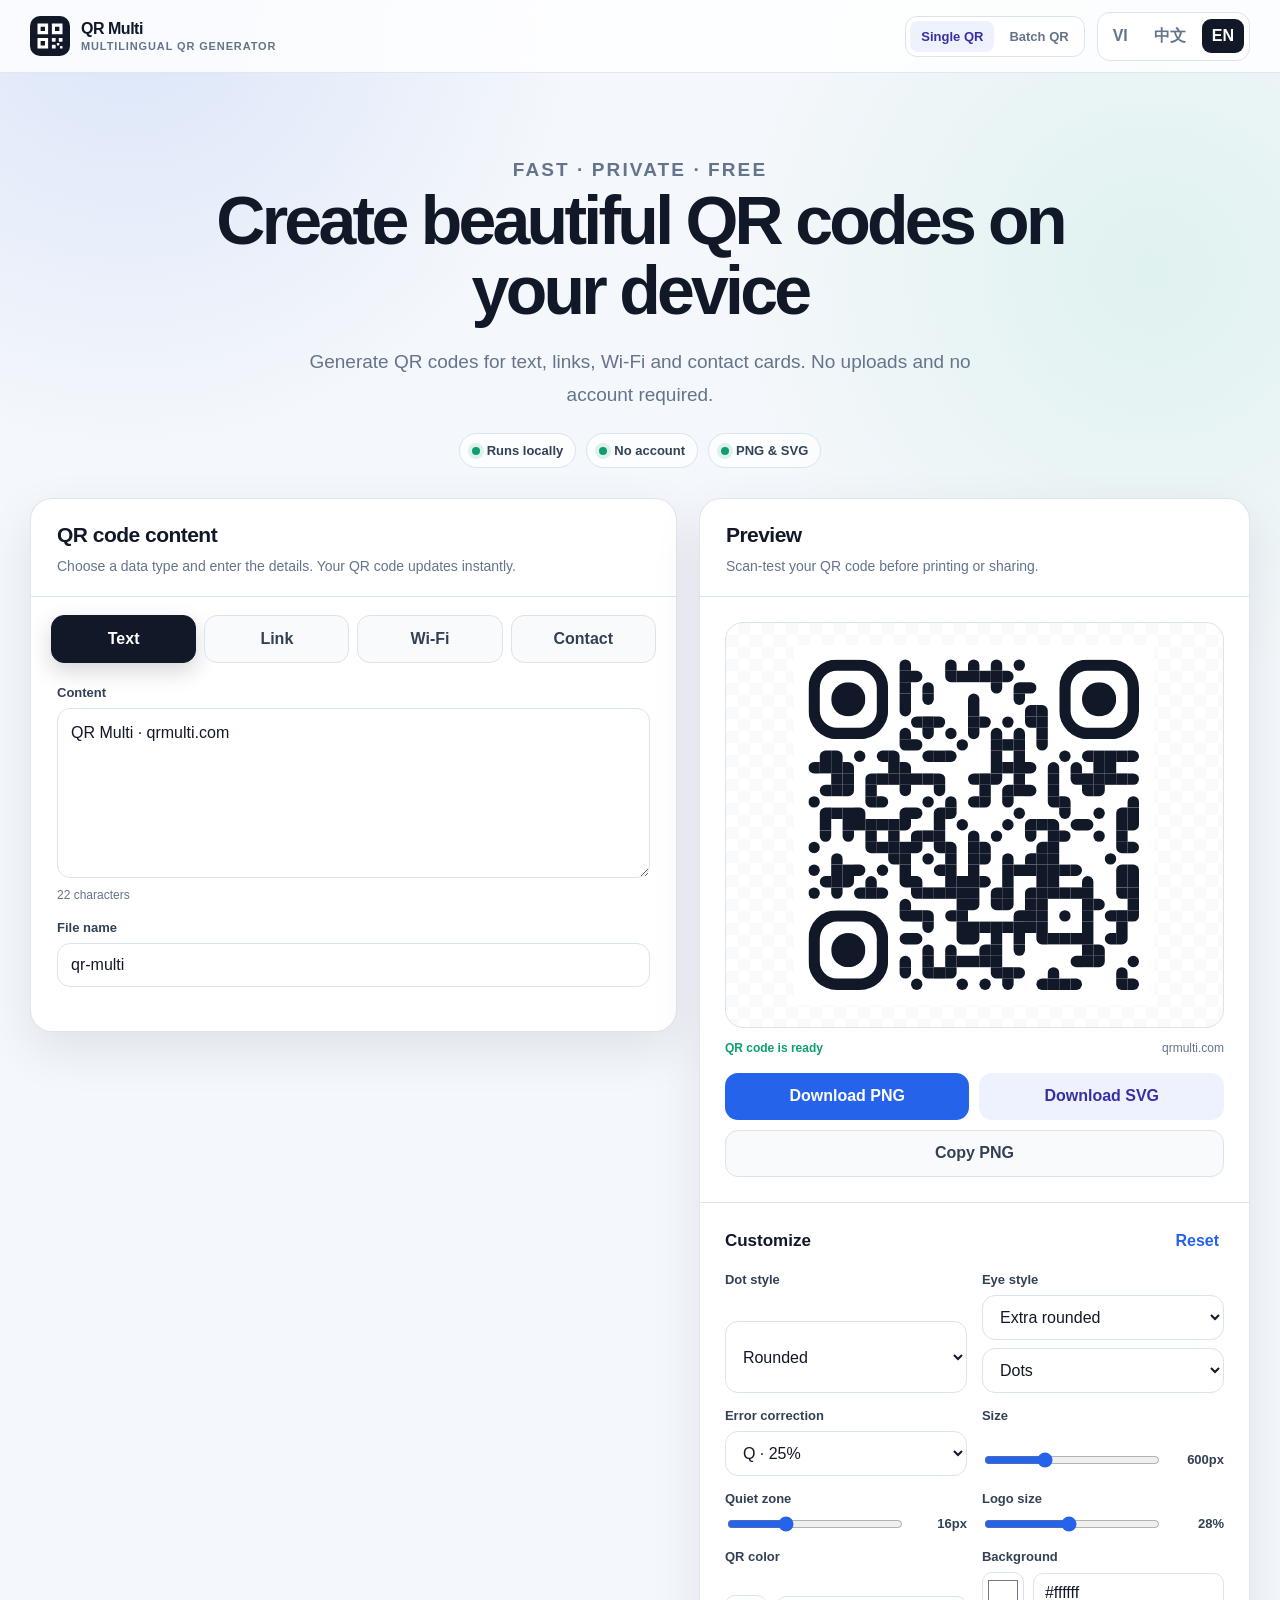
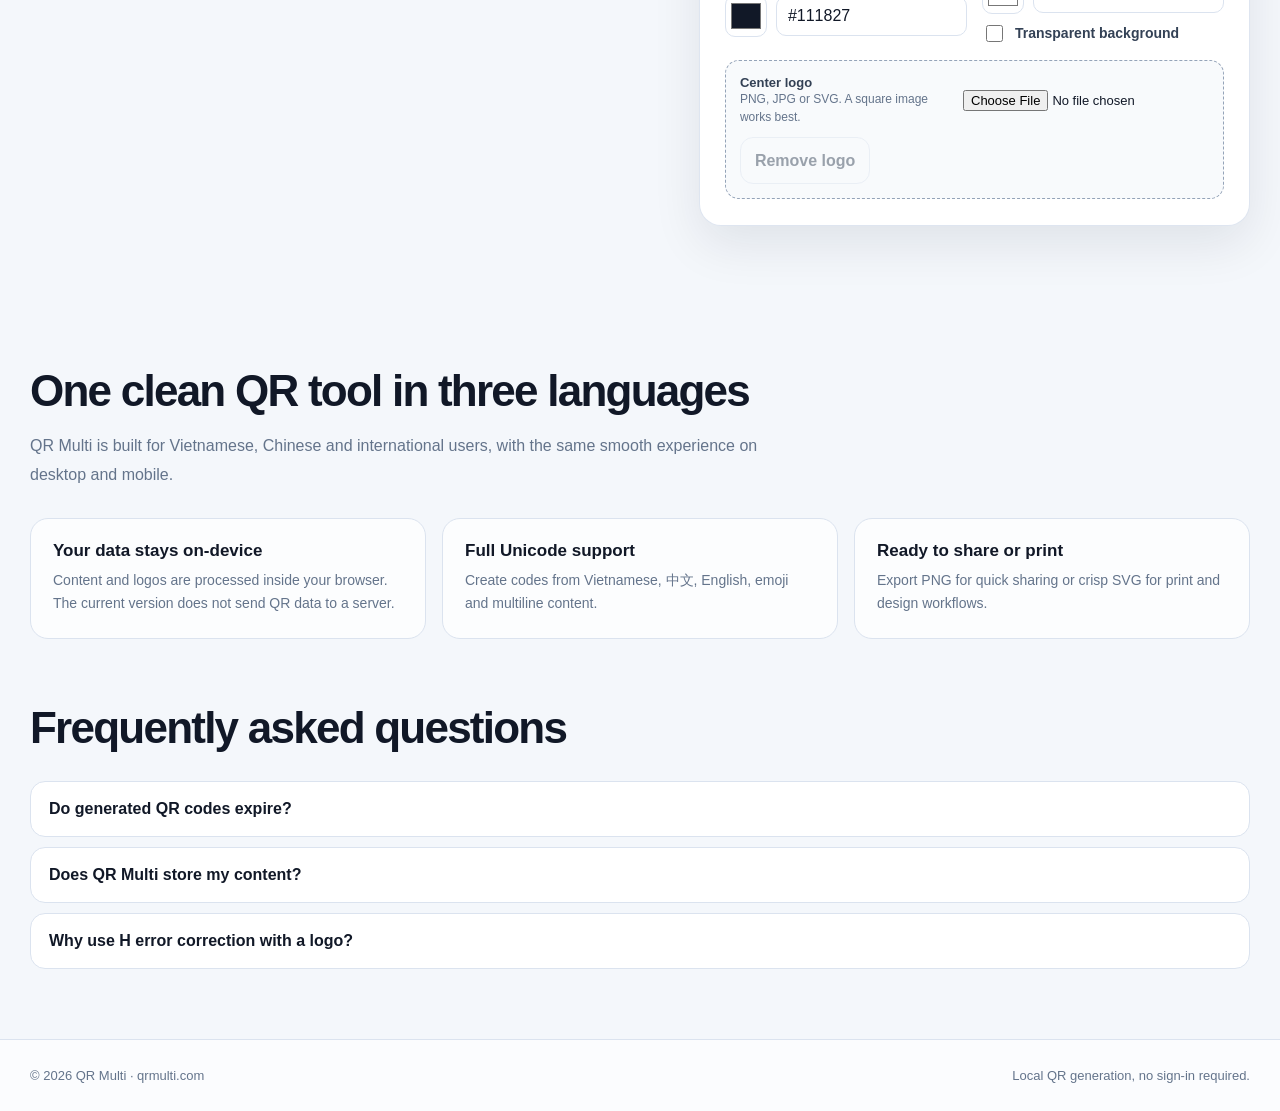
<file: index.html>
<!doctype html><html lang="en"><head><meta charset="utf-8"><meta name="viewport" content="width=device-width,initial-scale=1"><meta name="robots" content="noindex"><title>QR Multi</title><link rel="icon" href="assets/icons/favicon.svg"><script>(()=>{let saved='';try{saved=window.localStorage.getItem('qrMultiLang')||''}catch(_){};const lang=saved||(navigator.language||'en').toLowerCase();const path=lang.startsWith('zh')?'/zh-cn/':lang.startsWith('vi')?'/vi/':'/en/';location.replace(path);})();</script><noscript><meta http-equiv="refresh" content="0;url=/en/"></noscript></head><body></body></html>
</file>
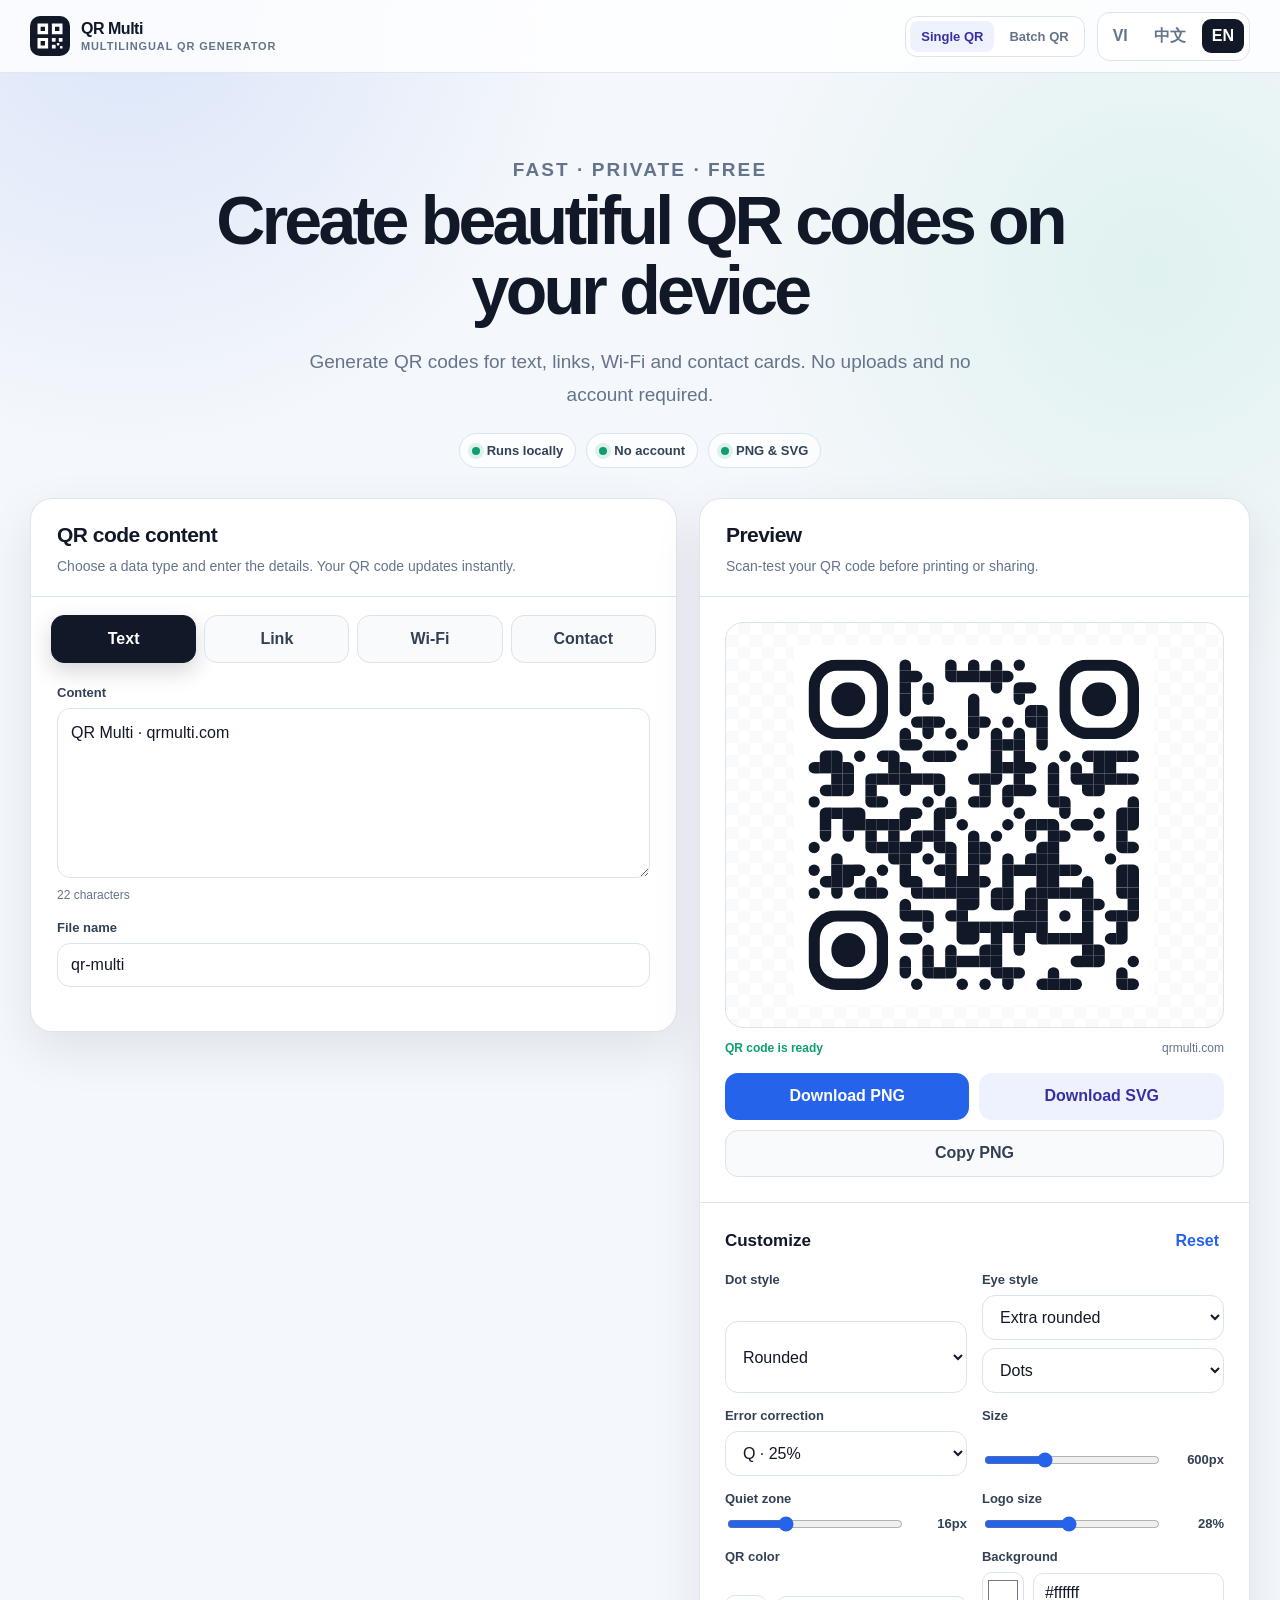
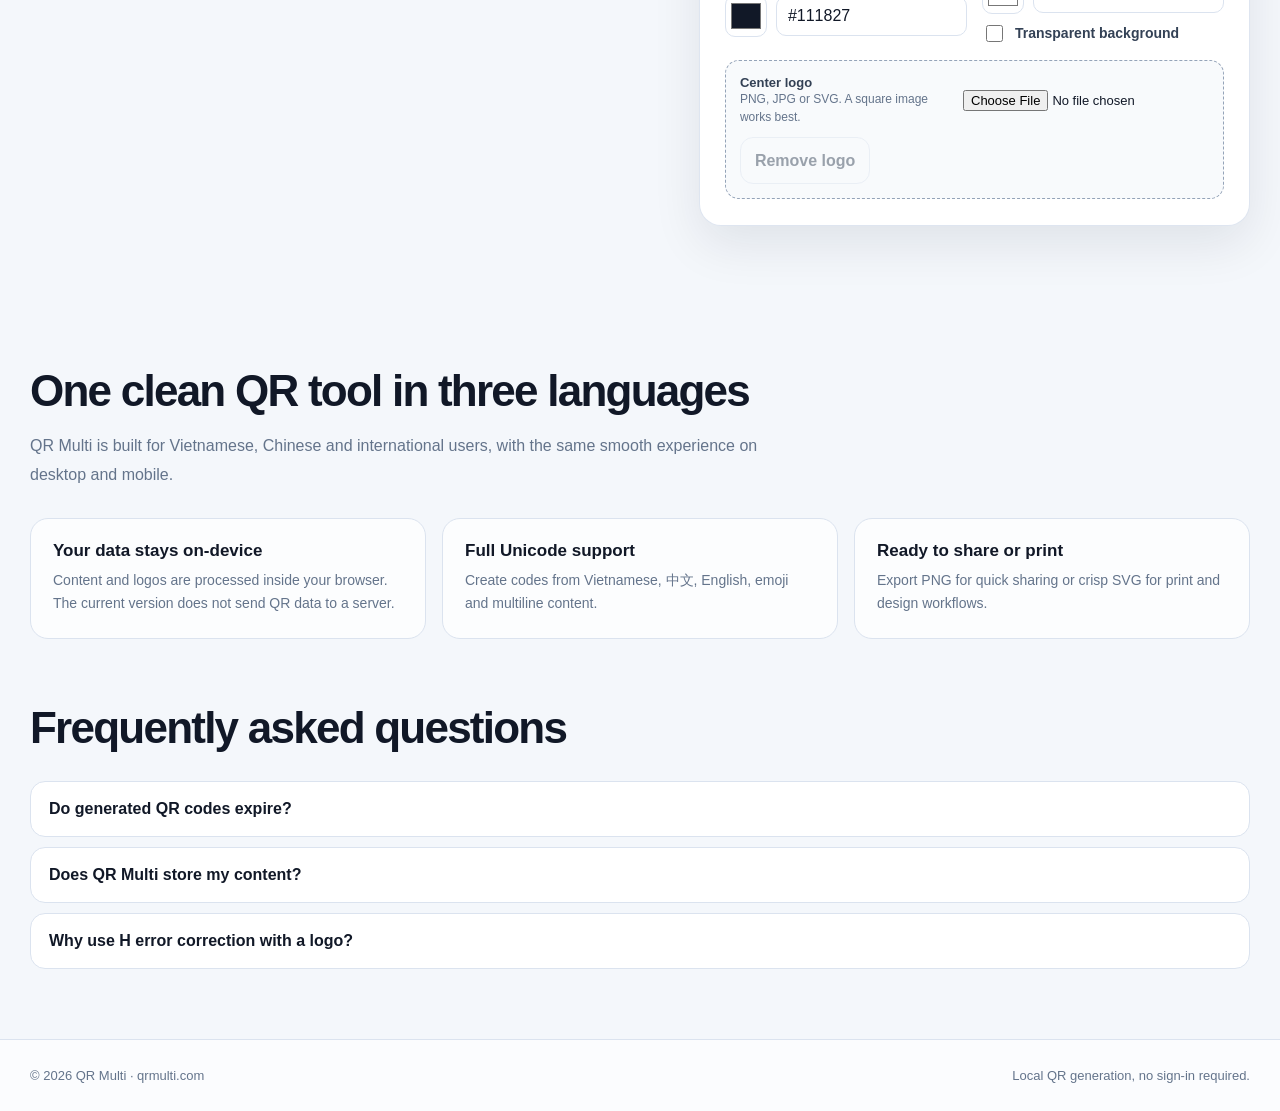
<file: en/index.html>
<!doctype html>
<html lang="en" data-lang="en">
<head>
  <meta charset="utf-8">
  <meta name="viewport" content="width=device-width, initial-scale=1">
  <title>Free QR Code Generator for Text, URL, Wi-Fi & vCard | QR Multi</title>
  <meta name="description" content="Create free QR codes for text, links, Wi-Fi and contact cards. Customize colors and logos, then download PNG or SVG. Data stays on your device.">
  <meta name="theme-color" content="#111827">
  <meta name="robots" content="index,follow,max-image-preview:large">
  <link rel="canonical" href="https://qrmulti.com/en/">
  <link rel="alternate" hreflang="vi" href="https://qrmulti.com/vi/">
  <link rel="alternate" hreflang="zh-Hans" href="https://qrmulti.com/zh-cn/">
  <link rel="alternate" hreflang="en" href="https://qrmulti.com/en/">
  <link rel="alternate" hreflang="x-default" href="https://qrmulti.com/en/">
  <meta property="og:type" content="website">
  <meta property="og:site_name" content="QR Multi">
  <meta property="og:title" content="Free QR Code Generator for Text, URL, Wi-Fi & vCard | QR Multi">
  <meta property="og:description" content="Create free QR codes for text, links, Wi-Fi and contact cards. Customize colors and logos, then download PNG or SVG. Data stays on your device.">
  <meta property="og:url" content="https://qrmulti.com/en/">
  <meta property="og:image" content="https://qrmulti.com/assets/icons/logo.svg">
  <link rel="icon" href="../assets/icons/favicon.svg" type="image/svg+xml">
  <link rel="stylesheet" href="../assets/css/app.css">
  <script type="application/ld+json">{"@context":"https://schema.org","@type":"WebApplication","name":"QR Multi","url":"https://qrmulti.com/en/","applicationCategory":"UtilitiesApplication","operatingSystem":"Any","offers":{"@type":"Offer","price":"0","priceCurrency":"USD"},"inLanguage":"en","description":"Create free QR codes for text, links, Wi-Fi and contact cards. Customize colors and logos, then download PNG or SVG. Data stays on your device."}</script>
</head>
<body>
  <header class="site-header">
    <div class="shell header-inner">
      <a class="brand" href="./" aria-label="QR Multi">
        <img src="../assets/icons/logo.svg" alt="">
        <span class="brand-copy">QR Multi<small data-i18n="brandTag"></small></span>
      </a>
      <div class="header-actions">
        <nav class="product-nav" aria-label="QR tools">
          <a class="product-link active" href="./">Single QR</a>
          <a class="product-link" href="./batch/">Batch QR</a>
        </nav>
        <nav class="language-switcher" aria-label="Language">
        <button class="lang-btn" data-lang="vi" data-href="/vi/" aria-current="false">VI</button>
        <button class="lang-btn" data-lang="zh-cn" data-href="/zh-cn/" aria-current="false">中文</button>
        <button class="lang-btn" data-lang="en" data-href="/en/" aria-current="true">EN</button>
      </nav>
      </div>
    </div>
  </header>

  <main>
    <section class="hero shell">
      <p class="eyebrow" data-i18n="eyebrow"></p>
      <h1 data-i18n="heroTitle"></h1>
      <p data-i18n="heroDesc"></p>
      <div class="trust-row">
        <span class="trust-pill"><i class="dot"></i><span data-i18n="local"></span></span>
        <span class="trust-pill"><i class="dot"></i><span data-i18n="noAccount"></span></span>
        <span class="trust-pill"><i class="dot"></i><span data-i18n="pngSvg"></span></span>
      </div>
    </section>

    <section class="shell app-grid" aria-label="QR generator">
      <article class="panel">
        <div class="panel-head"><h2 data-i18n="inputTitle"></h2><p data-i18n="inputDesc"></p></div>
        <div class="type-tabs" role="tablist">
          <button class="type-btn active" data-type="text" role="tab" aria-selected="true" data-i18n="text"></button>
          <button class="type-btn" data-type="url" role="tab" aria-selected="false" data-i18n="url"></button>
          <button class="type-btn" data-type="wifi" role="tab" aria-selected="false" data-i18n="wifi"></button>
          <button class="type-btn" data-type="vcard" role="tab" aria-selected="false" data-i18n="vcard"></button>
        </div>
        <div class="form-area">
          <div class="type-form" data-form="text">
            <div class="field"><label for="textContent" data-i18n="textLabel"></label><textarea id="textContent" maxlength="2900" data-i18n-placeholder="textPlaceholder">QR Multi · qrmulti.com</textarea><div class="field-note" id="charCount"></div></div>
          </div>
          <div class="type-form" data-form="url" hidden>
            <div class="field"><label for="urlContent" data-i18n="urlLabel"></label><input id="urlContent" type="text" inputmode="url" value="https://qrmulti.com" data-i18n-placeholder="urlPlaceholder"><div class="field-note" data-i18n="urlNote"></div></div>
          </div>
          <div class="type-form" data-form="wifi" hidden>
            <div class="field-grid">
              <div class="field full"><label for="wifiSsid" data-i18n="ssid"></label><input id="wifiSsid" type="text" autocomplete="off" placeholder="My Wi-Fi"></div>
              <div class="field"><label for="wifiPassword" data-i18n="password"></label><input id="wifiPassword" type="text" autocomplete="off"></div>
              <div class="field"><label for="wifiSecurity" data-i18n="encryption"></label><select id="wifiSecurity"><option value="WPA">WPA/WPA2</option><option value="WEP">WEP</option><option value="nopass">None</option></select></div>
              <label class="inline-check"><input id="wifiHidden" type="checkbox"><span data-i18n="hidden"></span></label>
            </div>
          </div>
          <div class="type-form" data-form="vcard" hidden>
            <div class="field-grid">
              <div class="field full"><label for="vcName" data-i18n="name"></label><input id="vcName" type="text" autocomplete="name"></div>
              <div class="field"><label for="vcCompany" data-i18n="company"></label><input id="vcCompany" type="text" autocomplete="organization"></div>
              <div class="field"><label for="vcPhone" data-i18n="phone"></label><input id="vcPhone" type="tel" autocomplete="tel"></div>
              <div class="field"><label for="vcEmail" data-i18n="email"></label><input id="vcEmail" type="email" autocomplete="email"></div>
              <div class="field"><label for="vcWebsite" data-i18n="website"></label><input id="vcWebsite" type="url" autocomplete="url"></div>
              <div class="field full"><label for="vcAddress" data-i18n="address"></label><input id="vcAddress" type="text" autocomplete="street-address"></div>
            </div>
          </div>
          <div class="field" style="margin-top:8px"><label for="fileName" data-i18n="fileName"></label><input id="fileName" type="text" value="qr-multi" data-i18n-placeholder="fileNamePlaceholder"></div>
        </div>
      </article>

      <aside class="panel preview-panel">
        <div class="panel-head"><h2 data-i18n="previewTitle"></h2><p data-i18n="previewDesc"></p></div>
        <div class="preview-wrap">
          <div class="preview-stage"><div id="qrCanvas" aria-live="polite"></div></div>
          <div class="status-line"><span id="qrStatus" class="status-ok"></span><span>qrmulti.com</span></div>
          <div class="action-row">
            <button class="btn btn-primary" id="downloadPng" data-i18n="downloadPng"></button>
            <button class="btn btn-secondary" id="downloadSvg" data-i18n="downloadSvg"></button>
            <button class="btn btn-ghost" id="copyPng" style="grid-column:1/-1" data-i18n="copyPng"></button>
          </div>
        </div>
        <div class="controls">
          <div class="controls-title"><h3 data-i18n="customize"></h3><button id="resetSettings" class="reset-btn" data-i18n="reset"></button></div>
          <div class="control-grid">
            <div class="control"><label class="control-label" for="dotStyle" data-i18n="dotStyle"></label><select id="dotStyle"><option value="square" data-i18n="square"></option><option value="rounded" data-i18n="rounded" selected></option><option value="dots" data-i18n="dots"></option><option value="classy-rounded" data-i18n="classy"></option><option value="extra-rounded" data-i18n="extraRounded"></option></select></div>
            <div class="control"><label class="control-label" for="cornerStyle" data-i18n="cornerStyle"></label><select id="cornerStyle"><option value="square" data-i18n="square"></option><option value="rounded" data-i18n="rounded"></option><option value="dot" data-i18n="dots"></option><option value="extra-rounded" data-i18n="extraRounded" selected></option></select><select id="cornerDotStyle" aria-label="Inner eye"><option value="square" data-i18n="square"></option><option value="dot" data-i18n="dots" selected></option><option value="rounded" data-i18n="rounded"></option></select></div>
            <div class="control"><label class="control-label" for="errorCorrection" data-i18n="correction"></label><select id="errorCorrection"><option value="L">L · 7%</option><option value="M">M · 15%</option><option value="Q" selected>Q · 25%</option><option value="H">H · 30%</option></select></div>
            <div class="control"><label class="control-label" for="qrSize" data-i18n="size"></label><div class="range-line"><input id="qrSize" type="range" min="300" max="1200" step="100" value="600"><span class="range-value" data-range-output="qrSize" data-suffix="px"></span></div></div>
            <div class="control"><label class="control-label" for="qrMargin" data-i18n="margin"></label><div class="range-line"><input id="qrMargin" type="range" min="0" max="50" step="2" value="16"><span class="range-value" data-range-output="qrMargin" data-suffix="px"></span></div></div>
            <div class="control"><label class="control-label" for="logoSize" data-i18n="logoSize"></label><div class="range-line"><input id="logoSize" type="range" min="0.15" max="0.42" step="0.01" value="0.28"><span class="range-value" data-range-output="logoSize" data-suffix="%"></span></div></div>
            <div class="control"><label class="control-label" for="qrColor" data-i18n="qrColor"></label><div class="color-wrap"><input id="qrColor" type="color" value="#111827"><input type="text" value="#111827" aria-label="QR hex" oninput="document.getElementById('qrColor').value=this.value;document.getElementById('qrColor').dispatchEvent(new Event('input'))"></div></div>
            <div class="control"><label class="control-label" for="bgColor" data-i18n="bgColor"></label><div class="color-wrap"><input id="bgColor" type="color" value="#ffffff"><input type="text" value="#ffffff" aria-label="Background hex" oninput="document.getElementById('bgColor').value=this.value;document.getElementById('bgColor').dispatchEvent(new Event('input'))"></div><label class="inline-check"><input id="transparentBg" type="checkbox"><span data-i18n="transparent"></span></label></div>
            <div class="upload-box">
              <div class="upload-line"><div><div class="control-label" data-i18n="uploadLogo"></div><div class="field-note" data-i18n="uploadHint"></div></div><input id="logoFile" class="file-input" type="file" accept="image/png,image/jpeg,image/svg+xml,image/webp"></div>
              <div id="logoName" class="field-note"></div><div class="logo-actions"><button id="removeLogo" class="btn btn-ghost" type="button" disabled data-i18n="removeLogo"></button></div>
            </div>
          </div>
        </div>
      </aside>
    </section>

    <section class="content-section">
      <div class="shell">
        <h2 data-i18n="whyTitle"></h2><p data-i18n="whyDesc"></p>
        <div class="feature-grid">
          <article class="feature-card"><b data-i18n="f1t"></b><p data-i18n="f1d"></p></article>
          <article class="feature-card"><b data-i18n="f2t"></b><p data-i18n="f2d"></p></article>
          <article class="feature-card"><b data-i18n="f3t"></b><p data-i18n="f3d"></p></article>
        </div>
        <h2 style="margin-top:64px" data-i18n="faqTitle"></h2>
        <div class="faq">
          <details><summary data-i18n="q1"></summary><p data-i18n="a1"></p></details>
          <details><summary data-i18n="q2"></summary><p data-i18n="a2"></p></details>
          <details><summary data-i18n="q3"></summary><p data-i18n="a3"></p></details>
        </div>
      </div>
    </section>
  </main>

  <footer class="site-footer"><div class="shell footer-inner"><span data-i18n="footer"></span><span data-i18n="privacy"></span></div></footer>
  <div class="toast" id="toast" role="status"></div>
  <script src="../assets/vendor/qr-code-styling-1.9.2.js"></script>
  <script src="../assets/js/i18n.js"></script>
  <script src="../assets/js/app.js"></script>
</body>
</html>
</file>
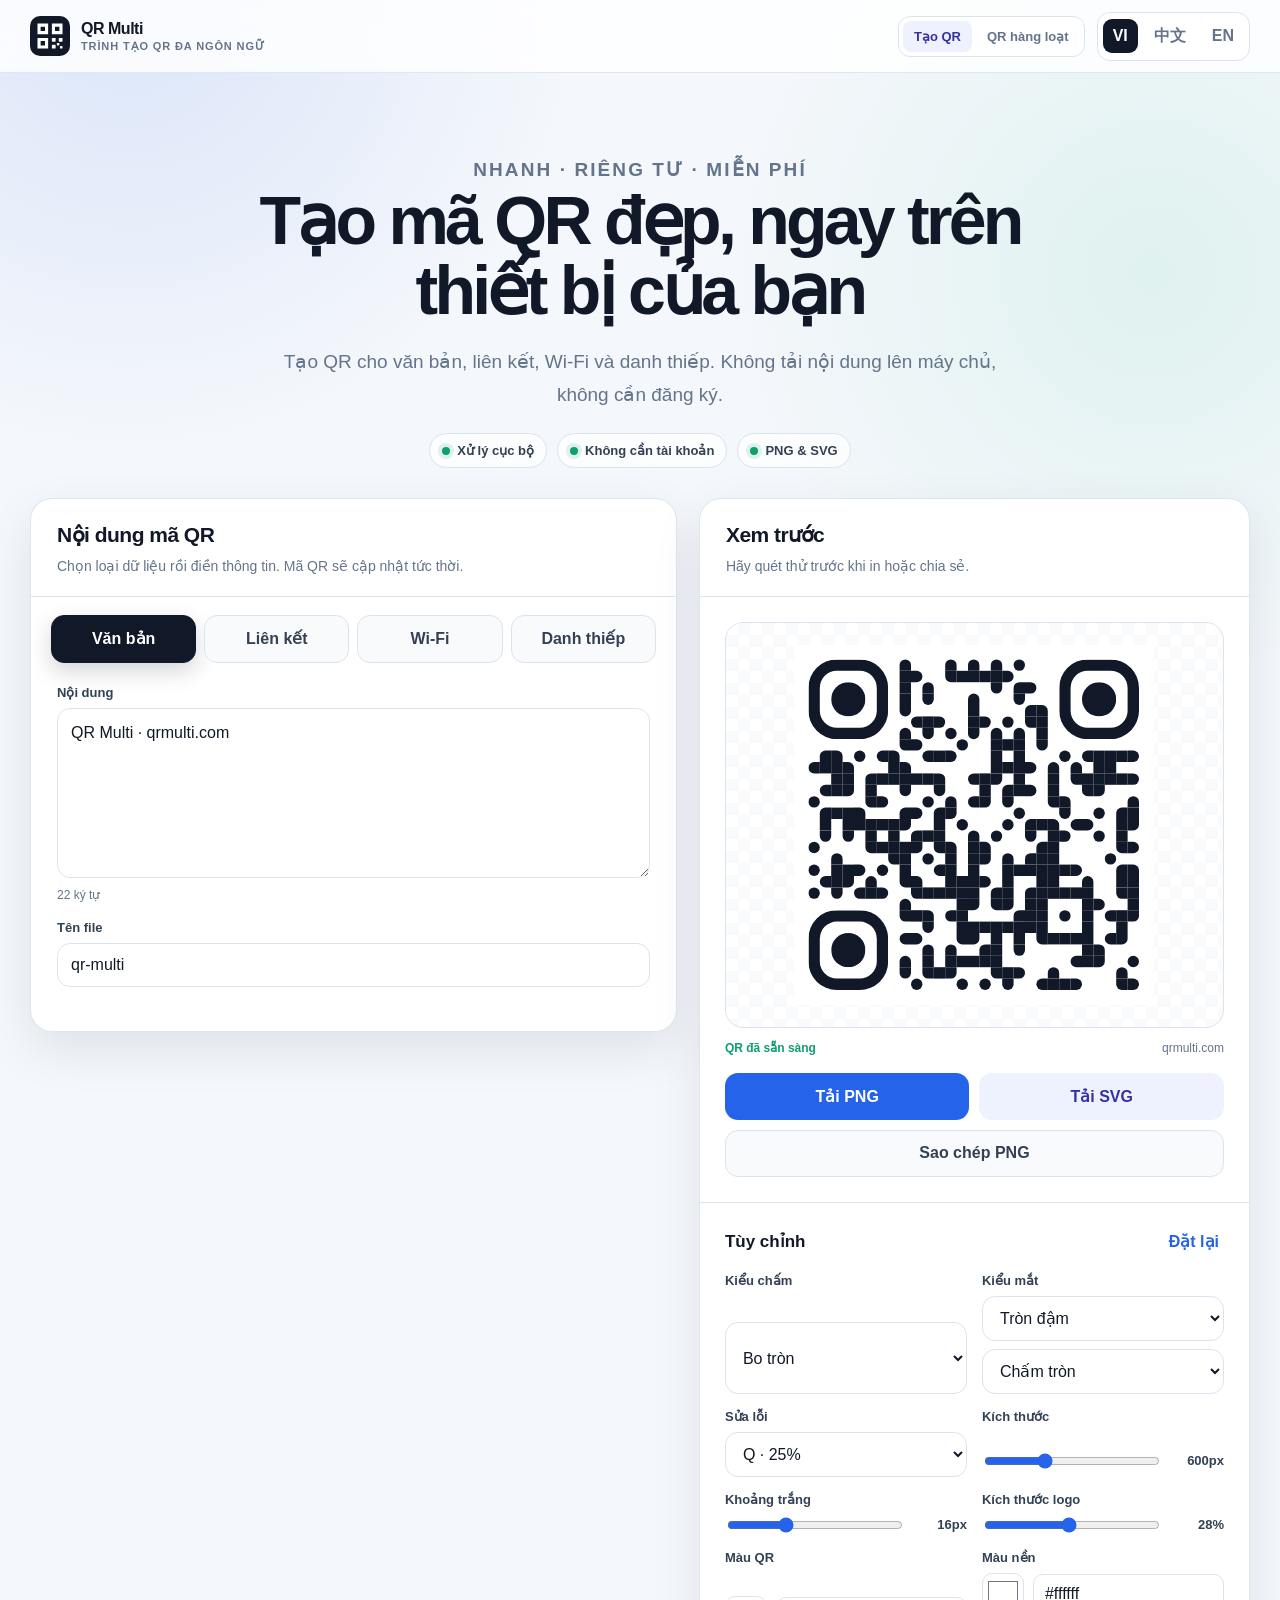
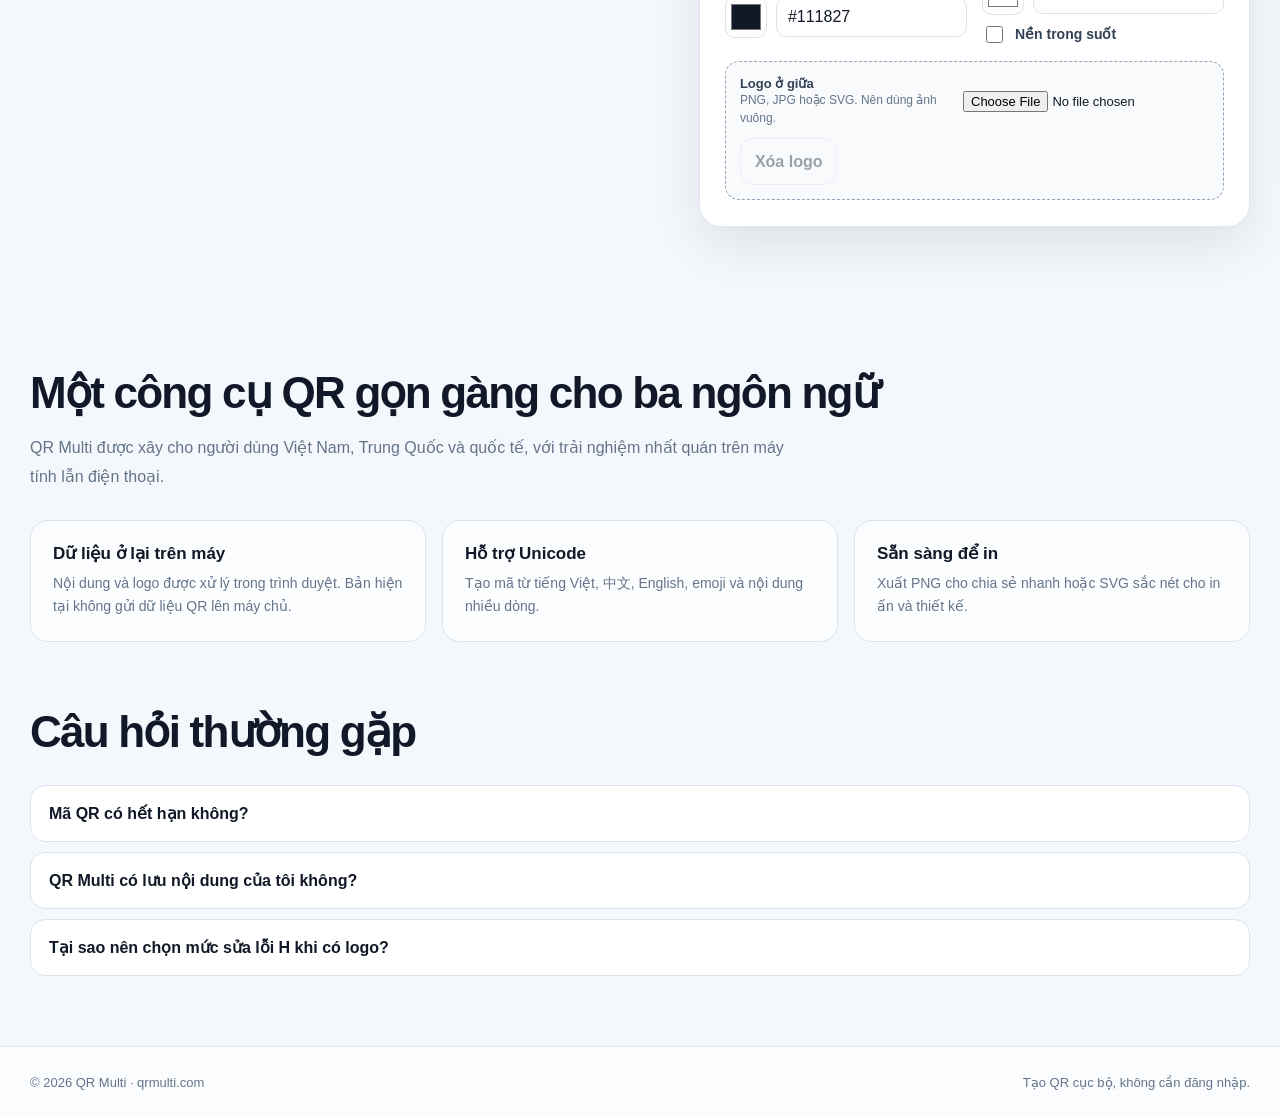
<file: vi/index.html>
<!doctype html>
<html lang="vi" data-lang="vi">
<head>
  <meta charset="utf-8">
  <meta name="viewport" content="width=device-width, initial-scale=1">
  <title>Tạo mã QR miễn phí bằng tiếng Việt | QR Multi</title>
  <meta name="description" content="Tạo mã QR văn bản, liên kết, Wi-Fi và danh thiếp miễn phí. Tùy chỉnh màu, logo, tải PNG hoặc SVG. Dữ liệu xử lý ngay trên thiết bị.">
  <meta name="theme-color" content="#111827">
  <meta name="robots" content="index,follow,max-image-preview:large">
  <link rel="canonical" href="https://qrmulti.com/vi/">
  <link rel="alternate" hreflang="vi" href="https://qrmulti.com/vi/">
  <link rel="alternate" hreflang="zh-Hans" href="https://qrmulti.com/zh-cn/">
  <link rel="alternate" hreflang="en" href="https://qrmulti.com/en/">
  <link rel="alternate" hreflang="x-default" href="https://qrmulti.com/en/">
  <meta property="og:type" content="website">
  <meta property="og:site_name" content="QR Multi">
  <meta property="og:title" content="Tạo mã QR miễn phí bằng tiếng Việt | QR Multi">
  <meta property="og:description" content="Tạo mã QR văn bản, liên kết, Wi-Fi và danh thiếp miễn phí. Tùy chỉnh màu, logo, tải PNG hoặc SVG. Dữ liệu xử lý ngay trên thiết bị.">
  <meta property="og:url" content="https://qrmulti.com/vi/">
  <meta property="og:image" content="https://qrmulti.com/assets/icons/logo.svg">
  <link rel="icon" href="../assets/icons/favicon.svg" type="image/svg+xml">
  <link rel="stylesheet" href="../assets/css/app.css">
  <script type="application/ld+json">{"@context":"https://schema.org","@type":"WebApplication","name":"QR Multi","url":"https://qrmulti.com/vi/","applicationCategory":"UtilitiesApplication","operatingSystem":"Any","offers":{"@type":"Offer","price":"0","priceCurrency":"USD"},"inLanguage":"vi","description":"Tạo mã QR văn bản, liên kết, Wi-Fi và danh thiếp miễn phí. Tùy chỉnh màu, logo, tải PNG hoặc SVG. Dữ liệu xử lý ngay trên thiết bị."}</script>
</head>
<body>
  <header class="site-header">
    <div class="shell header-inner">
      <a class="brand" href="./" aria-label="QR Multi">
        <img src="../assets/icons/logo.svg" alt="">
        <span class="brand-copy">QR Multi<small data-i18n="brandTag"></small></span>
      </a>
      <div class="header-actions">
        <nav class="product-nav" aria-label="QR tools">
          <a class="product-link active" href="./">Tạo QR</a>
          <a class="product-link" href="./batch/">QR hàng loạt</a>
        </nav>
        <nav class="language-switcher" aria-label="Language">
        <button class="lang-btn" data-lang="vi" data-href="/vi/" aria-current="true">VI</button>
        <button class="lang-btn" data-lang="zh-cn" data-href="/zh-cn/" aria-current="false">中文</button>
        <button class="lang-btn" data-lang="en" data-href="/en/" aria-current="false">EN</button>
      </nav>
      </div>
    </div>
  </header>

  <main>
    <section class="hero shell">
      <p class="eyebrow" data-i18n="eyebrow"></p>
      <h1 data-i18n="heroTitle"></h1>
      <p data-i18n="heroDesc"></p>
      <div class="trust-row">
        <span class="trust-pill"><i class="dot"></i><span data-i18n="local"></span></span>
        <span class="trust-pill"><i class="dot"></i><span data-i18n="noAccount"></span></span>
        <span class="trust-pill"><i class="dot"></i><span data-i18n="pngSvg"></span></span>
      </div>
    </section>

    <section class="shell app-grid" aria-label="QR generator">
      <article class="panel">
        <div class="panel-head"><h2 data-i18n="inputTitle"></h2><p data-i18n="inputDesc"></p></div>
        <div class="type-tabs" role="tablist">
          <button class="type-btn active" data-type="text" role="tab" aria-selected="true" data-i18n="text"></button>
          <button class="type-btn" data-type="url" role="tab" aria-selected="false" data-i18n="url"></button>
          <button class="type-btn" data-type="wifi" role="tab" aria-selected="false" data-i18n="wifi"></button>
          <button class="type-btn" data-type="vcard" role="tab" aria-selected="false" data-i18n="vcard"></button>
        </div>
        <div class="form-area">
          <div class="type-form" data-form="text">
            <div class="field"><label for="textContent" data-i18n="textLabel"></label><textarea id="textContent" maxlength="2900" data-i18n-placeholder="textPlaceholder">QR Multi · qrmulti.com</textarea><div class="field-note" id="charCount"></div></div>
          </div>
          <div class="type-form" data-form="url" hidden>
            <div class="field"><label for="urlContent" data-i18n="urlLabel"></label><input id="urlContent" type="text" inputmode="url" value="https://qrmulti.com" data-i18n-placeholder="urlPlaceholder"><div class="field-note" data-i18n="urlNote"></div></div>
          </div>
          <div class="type-form" data-form="wifi" hidden>
            <div class="field-grid">
              <div class="field full"><label for="wifiSsid" data-i18n="ssid"></label><input id="wifiSsid" type="text" autocomplete="off" placeholder="My Wi-Fi"></div>
              <div class="field"><label for="wifiPassword" data-i18n="password"></label><input id="wifiPassword" type="text" autocomplete="off"></div>
              <div class="field"><label for="wifiSecurity" data-i18n="encryption"></label><select id="wifiSecurity"><option value="WPA">WPA/WPA2</option><option value="WEP">WEP</option><option value="nopass">None</option></select></div>
              <label class="inline-check"><input id="wifiHidden" type="checkbox"><span data-i18n="hidden"></span></label>
            </div>
          </div>
          <div class="type-form" data-form="vcard" hidden>
            <div class="field-grid">
              <div class="field full"><label for="vcName" data-i18n="name"></label><input id="vcName" type="text" autocomplete="name"></div>
              <div class="field"><label for="vcCompany" data-i18n="company"></label><input id="vcCompany" type="text" autocomplete="organization"></div>
              <div class="field"><label for="vcPhone" data-i18n="phone"></label><input id="vcPhone" type="tel" autocomplete="tel"></div>
              <div class="field"><label for="vcEmail" data-i18n="email"></label><input id="vcEmail" type="email" autocomplete="email"></div>
              <div class="field"><label for="vcWebsite" data-i18n="website"></label><input id="vcWebsite" type="url" autocomplete="url"></div>
              <div class="field full"><label for="vcAddress" data-i18n="address"></label><input id="vcAddress" type="text" autocomplete="street-address"></div>
            </div>
          </div>
          <div class="field" style="margin-top:8px"><label for="fileName" data-i18n="fileName"></label><input id="fileName" type="text" value="qr-multi" data-i18n-placeholder="fileNamePlaceholder"></div>
        </div>
      </article>

      <aside class="panel preview-panel">
        <div class="panel-head"><h2 data-i18n="previewTitle"></h2><p data-i18n="previewDesc"></p></div>
        <div class="preview-wrap">
          <div class="preview-stage"><div id="qrCanvas" aria-live="polite"></div></div>
          <div class="status-line"><span id="qrStatus" class="status-ok"></span><span>qrmulti.com</span></div>
          <div class="action-row">
            <button class="btn btn-primary" id="downloadPng" data-i18n="downloadPng"></button>
            <button class="btn btn-secondary" id="downloadSvg" data-i18n="downloadSvg"></button>
            <button class="btn btn-ghost" id="copyPng" style="grid-column:1/-1" data-i18n="copyPng"></button>
          </div>
        </div>
        <div class="controls">
          <div class="controls-title"><h3 data-i18n="customize"></h3><button id="resetSettings" class="reset-btn" data-i18n="reset"></button></div>
          <div class="control-grid">
            <div class="control"><label class="control-label" for="dotStyle" data-i18n="dotStyle"></label><select id="dotStyle"><option value="square" data-i18n="square"></option><option value="rounded" data-i18n="rounded" selected></option><option value="dots" data-i18n="dots"></option><option value="classy-rounded" data-i18n="classy"></option><option value="extra-rounded" data-i18n="extraRounded"></option></select></div>
            <div class="control"><label class="control-label" for="cornerStyle" data-i18n="cornerStyle"></label><select id="cornerStyle"><option value="square" data-i18n="square"></option><option value="rounded" data-i18n="rounded"></option><option value="dot" data-i18n="dots"></option><option value="extra-rounded" data-i18n="extraRounded" selected></option></select><select id="cornerDotStyle" aria-label="Inner eye"><option value="square" data-i18n="square"></option><option value="dot" data-i18n="dots" selected></option><option value="rounded" data-i18n="rounded"></option></select></div>
            <div class="control"><label class="control-label" for="errorCorrection" data-i18n="correction"></label><select id="errorCorrection"><option value="L">L · 7%</option><option value="M">M · 15%</option><option value="Q" selected>Q · 25%</option><option value="H">H · 30%</option></select></div>
            <div class="control"><label class="control-label" for="qrSize" data-i18n="size"></label><div class="range-line"><input id="qrSize" type="range" min="300" max="1200" step="100" value="600"><span class="range-value" data-range-output="qrSize" data-suffix="px"></span></div></div>
            <div class="control"><label class="control-label" for="qrMargin" data-i18n="margin"></label><div class="range-line"><input id="qrMargin" type="range" min="0" max="50" step="2" value="16"><span class="range-value" data-range-output="qrMargin" data-suffix="px"></span></div></div>
            <div class="control"><label class="control-label" for="logoSize" data-i18n="logoSize"></label><div class="range-line"><input id="logoSize" type="range" min="0.15" max="0.42" step="0.01" value="0.28"><span class="range-value" data-range-output="logoSize" data-suffix="%"></span></div></div>
            <div class="control"><label class="control-label" for="qrColor" data-i18n="qrColor"></label><div class="color-wrap"><input id="qrColor" type="color" value="#111827"><input type="text" value="#111827" aria-label="QR hex" oninput="document.getElementById('qrColor').value=this.value;document.getElementById('qrColor').dispatchEvent(new Event('input'))"></div></div>
            <div class="control"><label class="control-label" for="bgColor" data-i18n="bgColor"></label><div class="color-wrap"><input id="bgColor" type="color" value="#ffffff"><input type="text" value="#ffffff" aria-label="Background hex" oninput="document.getElementById('bgColor').value=this.value;document.getElementById('bgColor').dispatchEvent(new Event('input'))"></div><label class="inline-check"><input id="transparentBg" type="checkbox"><span data-i18n="transparent"></span></label></div>
            <div class="upload-box">
              <div class="upload-line"><div><div class="control-label" data-i18n="uploadLogo"></div><div class="field-note" data-i18n="uploadHint"></div></div><input id="logoFile" class="file-input" type="file" accept="image/png,image/jpeg,image/svg+xml,image/webp"></div>
              <div id="logoName" class="field-note"></div><div class="logo-actions"><button id="removeLogo" class="btn btn-ghost" type="button" disabled data-i18n="removeLogo"></button></div>
            </div>
          </div>
        </div>
      </aside>
    </section>

    <section class="content-section">
      <div class="shell">
        <h2 data-i18n="whyTitle"></h2><p data-i18n="whyDesc"></p>
        <div class="feature-grid">
          <article class="feature-card"><b data-i18n="f1t"></b><p data-i18n="f1d"></p></article>
          <article class="feature-card"><b data-i18n="f2t"></b><p data-i18n="f2d"></p></article>
          <article class="feature-card"><b data-i18n="f3t"></b><p data-i18n="f3d"></p></article>
        </div>
        <h2 style="margin-top:64px" data-i18n="faqTitle"></h2>
        <div class="faq">
          <details><summary data-i18n="q1"></summary><p data-i18n="a1"></p></details>
          <details><summary data-i18n="q2"></summary><p data-i18n="a2"></p></details>
          <details><summary data-i18n="q3"></summary><p data-i18n="a3"></p></details>
        </div>
      </div>
    </section>
  </main>

  <footer class="site-footer"><div class="shell footer-inner"><span data-i18n="footer"></span><span data-i18n="privacy"></span></div></footer>
  <div class="toast" id="toast" role="status"></div>
  <script src="../assets/vendor/qr-code-styling-1.9.2.js"></script>
  <script src="../assets/js/i18n.js"></script>
  <script src="../assets/js/app.js"></script>
</body>
</html>
</file>
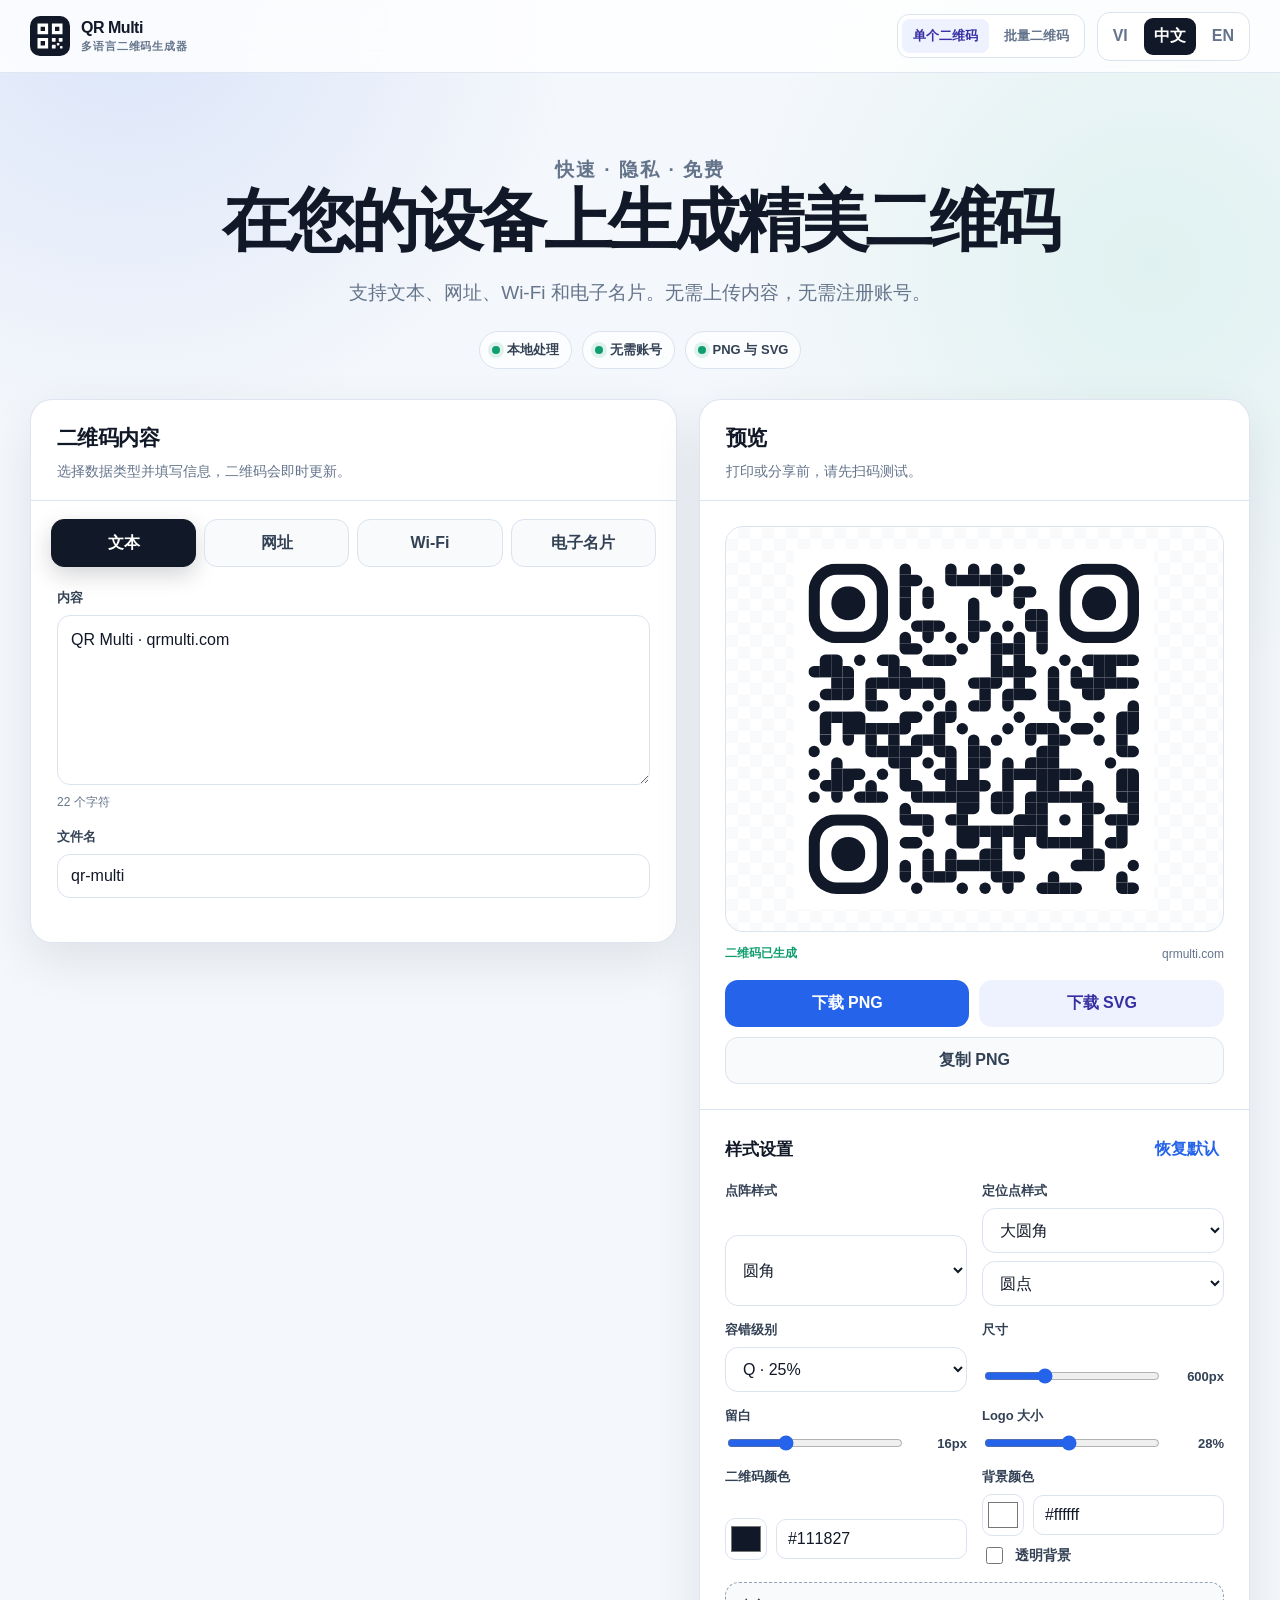
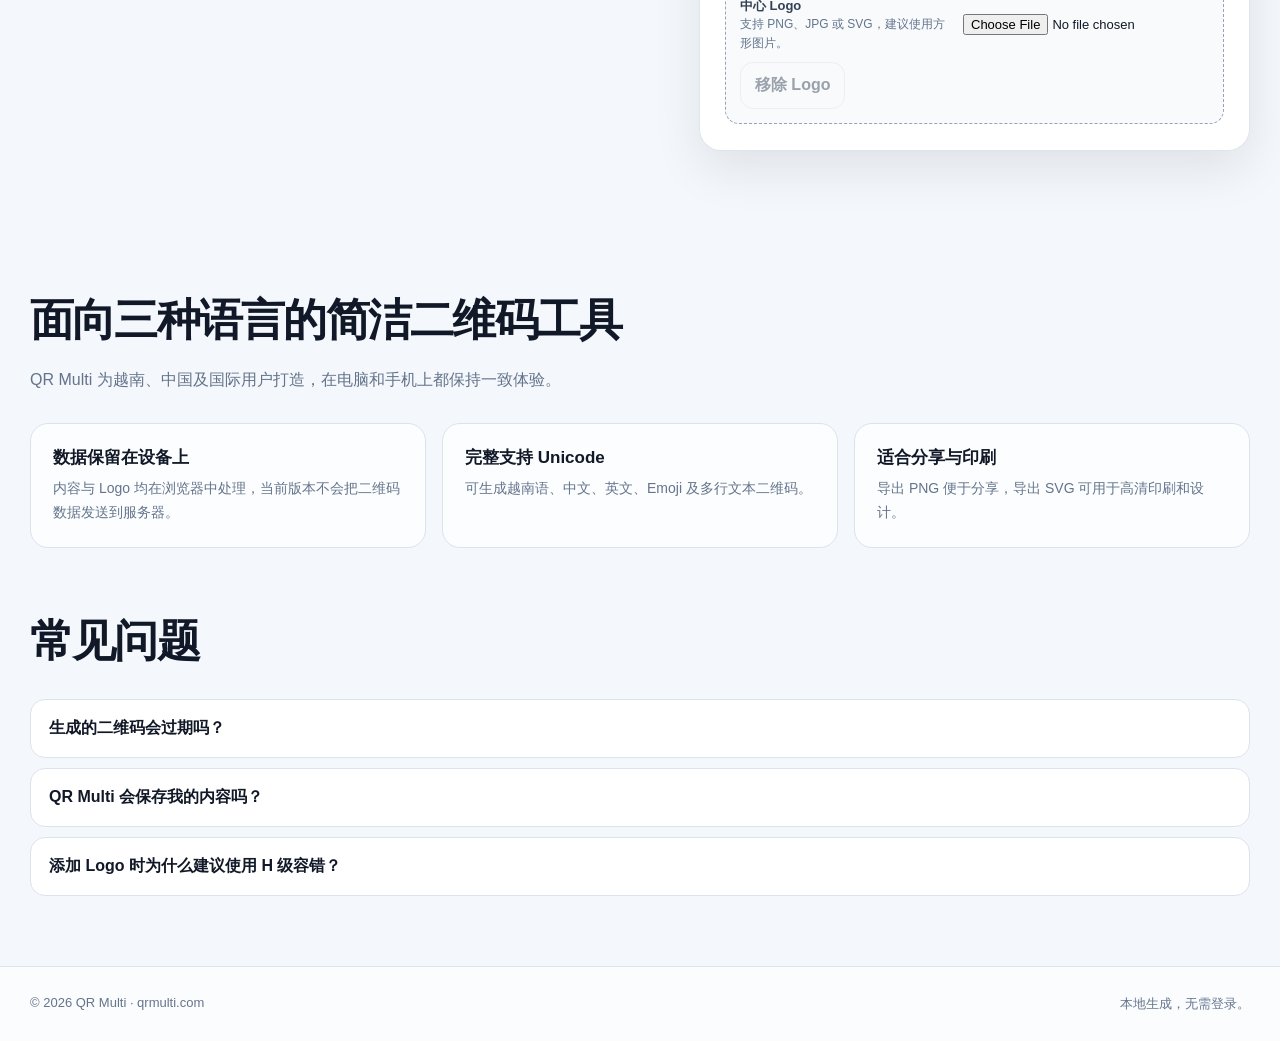
<file: zh-cn/index.html>
<!doctype html>
<html lang="zh-Hans" data-lang="zh-cn">
<head>
  <meta charset="utf-8">
  <meta name="viewport" content="width=device-width, initial-scale=1">
  <title>免费二维码生成器｜文本、网址、Wi-Fi、名片｜QR Multi</title>
  <meta name="description" content="免费生成文本、网址、Wi-Fi 和电子名片二维码，可自定义颜色与 Logo，并下载 PNG 或 SVG。数据在本地设备处理。">
  <meta name="theme-color" content="#111827">
  <meta name="robots" content="index,follow,max-image-preview:large">
  <link rel="canonical" href="https://qrmulti.com/zh-cn/">
  <link rel="alternate" hreflang="vi" href="https://qrmulti.com/vi/">
  <link rel="alternate" hreflang="zh-Hans" href="https://qrmulti.com/zh-cn/">
  <link rel="alternate" hreflang="en" href="https://qrmulti.com/en/">
  <link rel="alternate" hreflang="x-default" href="https://qrmulti.com/en/">
  <meta property="og:type" content="website">
  <meta property="og:site_name" content="QR Multi">
  <meta property="og:title" content="免费二维码生成器｜文本、网址、Wi-Fi、名片｜QR Multi">
  <meta property="og:description" content="免费生成文本、网址、Wi-Fi 和电子名片二维码，可自定义颜色与 Logo，并下载 PNG 或 SVG。数据在本地设备处理。">
  <meta property="og:url" content="https://qrmulti.com/zh-cn/">
  <meta property="og:image" content="https://qrmulti.com/assets/icons/logo.svg">
  <link rel="icon" href="../assets/icons/favicon.svg" type="image/svg+xml">
  <link rel="stylesheet" href="../assets/css/app.css">
  <script type="application/ld+json">{"@context":"https://schema.org","@type":"WebApplication","name":"QR Multi","url":"https://qrmulti.com/zh-cn/","applicationCategory":"UtilitiesApplication","operatingSystem":"Any","offers":{"@type":"Offer","price":"0","priceCurrency":"USD"},"inLanguage":"zh-Hans","description":"免费生成文本、网址、Wi-Fi 和电子名片二维码，可自定义颜色与 Logo，并下载 PNG 或 SVG。数据在本地设备处理。"}</script>
</head>
<body>
  <header class="site-header">
    <div class="shell header-inner">
      <a class="brand" href="./" aria-label="QR Multi">
        <img src="../assets/icons/logo.svg" alt="">
        <span class="brand-copy">QR Multi<small data-i18n="brandTag"></small></span>
      </a>
      <div class="header-actions">
        <nav class="product-nav" aria-label="QR tools">
          <a class="product-link active" href="./">单个二维码</a>
          <a class="product-link" href="./batch/">批量二维码</a>
        </nav>
        <nav class="language-switcher" aria-label="Language">
        <button class="lang-btn" data-lang="vi" data-href="/vi/" aria-current="false">VI</button>
        <button class="lang-btn" data-lang="zh-cn" data-href="/zh-cn/" aria-current="true">中文</button>
        <button class="lang-btn" data-lang="en" data-href="/en/" aria-current="false">EN</button>
      </nav>
      </div>
    </div>
  </header>

  <main>
    <section class="hero shell">
      <p class="eyebrow" data-i18n="eyebrow"></p>
      <h1 data-i18n="heroTitle"></h1>
      <p data-i18n="heroDesc"></p>
      <div class="trust-row">
        <span class="trust-pill"><i class="dot"></i><span data-i18n="local"></span></span>
        <span class="trust-pill"><i class="dot"></i><span data-i18n="noAccount"></span></span>
        <span class="trust-pill"><i class="dot"></i><span data-i18n="pngSvg"></span></span>
      </div>
    </section>

    <section class="shell app-grid" aria-label="QR generator">
      <article class="panel">
        <div class="panel-head"><h2 data-i18n="inputTitle"></h2><p data-i18n="inputDesc"></p></div>
        <div class="type-tabs" role="tablist">
          <button class="type-btn active" data-type="text" role="tab" aria-selected="true" data-i18n="text"></button>
          <button class="type-btn" data-type="url" role="tab" aria-selected="false" data-i18n="url"></button>
          <button class="type-btn" data-type="wifi" role="tab" aria-selected="false" data-i18n="wifi"></button>
          <button class="type-btn" data-type="vcard" role="tab" aria-selected="false" data-i18n="vcard"></button>
        </div>
        <div class="form-area">
          <div class="type-form" data-form="text">
            <div class="field"><label for="textContent" data-i18n="textLabel"></label><textarea id="textContent" maxlength="2900" data-i18n-placeholder="textPlaceholder">QR Multi · qrmulti.com</textarea><div class="field-note" id="charCount"></div></div>
          </div>
          <div class="type-form" data-form="url" hidden>
            <div class="field"><label for="urlContent" data-i18n="urlLabel"></label><input id="urlContent" type="text" inputmode="url" value="https://qrmulti.com" data-i18n-placeholder="urlPlaceholder"><div class="field-note" data-i18n="urlNote"></div></div>
          </div>
          <div class="type-form" data-form="wifi" hidden>
            <div class="field-grid">
              <div class="field full"><label for="wifiSsid" data-i18n="ssid"></label><input id="wifiSsid" type="text" autocomplete="off" placeholder="My Wi-Fi"></div>
              <div class="field"><label for="wifiPassword" data-i18n="password"></label><input id="wifiPassword" type="text" autocomplete="off"></div>
              <div class="field"><label for="wifiSecurity" data-i18n="encryption"></label><select id="wifiSecurity"><option value="WPA">WPA/WPA2</option><option value="WEP">WEP</option><option value="nopass">None</option></select></div>
              <label class="inline-check"><input id="wifiHidden" type="checkbox"><span data-i18n="hidden"></span></label>
            </div>
          </div>
          <div class="type-form" data-form="vcard" hidden>
            <div class="field-grid">
              <div class="field full"><label for="vcName" data-i18n="name"></label><input id="vcName" type="text" autocomplete="name"></div>
              <div class="field"><label for="vcCompany" data-i18n="company"></label><input id="vcCompany" type="text" autocomplete="organization"></div>
              <div class="field"><label for="vcPhone" data-i18n="phone"></label><input id="vcPhone" type="tel" autocomplete="tel"></div>
              <div class="field"><label for="vcEmail" data-i18n="email"></label><input id="vcEmail" type="email" autocomplete="email"></div>
              <div class="field"><label for="vcWebsite" data-i18n="website"></label><input id="vcWebsite" type="url" autocomplete="url"></div>
              <div class="field full"><label for="vcAddress" data-i18n="address"></label><input id="vcAddress" type="text" autocomplete="street-address"></div>
            </div>
          </div>
          <div class="field" style="margin-top:8px"><label for="fileName" data-i18n="fileName"></label><input id="fileName" type="text" value="qr-multi" data-i18n-placeholder="fileNamePlaceholder"></div>
        </div>
      </article>

      <aside class="panel preview-panel">
        <div class="panel-head"><h2 data-i18n="previewTitle"></h2><p data-i18n="previewDesc"></p></div>
        <div class="preview-wrap">
          <div class="preview-stage"><div id="qrCanvas" aria-live="polite"></div></div>
          <div class="status-line"><span id="qrStatus" class="status-ok"></span><span>qrmulti.com</span></div>
          <div class="action-row">
            <button class="btn btn-primary" id="downloadPng" data-i18n="downloadPng"></button>
            <button class="btn btn-secondary" id="downloadSvg" data-i18n="downloadSvg"></button>
            <button class="btn btn-ghost" id="copyPng" style="grid-column:1/-1" data-i18n="copyPng"></button>
          </div>
        </div>
        <div class="controls">
          <div class="controls-title"><h3 data-i18n="customize"></h3><button id="resetSettings" class="reset-btn" data-i18n="reset"></button></div>
          <div class="control-grid">
            <div class="control"><label class="control-label" for="dotStyle" data-i18n="dotStyle"></label><select id="dotStyle"><option value="square" data-i18n="square"></option><option value="rounded" data-i18n="rounded" selected></option><option value="dots" data-i18n="dots"></option><option value="classy-rounded" data-i18n="classy"></option><option value="extra-rounded" data-i18n="extraRounded"></option></select></div>
            <div class="control"><label class="control-label" for="cornerStyle" data-i18n="cornerStyle"></label><select id="cornerStyle"><option value="square" data-i18n="square"></option><option value="rounded" data-i18n="rounded"></option><option value="dot" data-i18n="dots"></option><option value="extra-rounded" data-i18n="extraRounded" selected></option></select><select id="cornerDotStyle" aria-label="Inner eye"><option value="square" data-i18n="square"></option><option value="dot" data-i18n="dots" selected></option><option value="rounded" data-i18n="rounded"></option></select></div>
            <div class="control"><label class="control-label" for="errorCorrection" data-i18n="correction"></label><select id="errorCorrection"><option value="L">L · 7%</option><option value="M">M · 15%</option><option value="Q" selected>Q · 25%</option><option value="H">H · 30%</option></select></div>
            <div class="control"><label class="control-label" for="qrSize" data-i18n="size"></label><div class="range-line"><input id="qrSize" type="range" min="300" max="1200" step="100" value="600"><span class="range-value" data-range-output="qrSize" data-suffix="px"></span></div></div>
            <div class="control"><label class="control-label" for="qrMargin" data-i18n="margin"></label><div class="range-line"><input id="qrMargin" type="range" min="0" max="50" step="2" value="16"><span class="range-value" data-range-output="qrMargin" data-suffix="px"></span></div></div>
            <div class="control"><label class="control-label" for="logoSize" data-i18n="logoSize"></label><div class="range-line"><input id="logoSize" type="range" min="0.15" max="0.42" step="0.01" value="0.28"><span class="range-value" data-range-output="logoSize" data-suffix="%"></span></div></div>
            <div class="control"><label class="control-label" for="qrColor" data-i18n="qrColor"></label><div class="color-wrap"><input id="qrColor" type="color" value="#111827"><input type="text" value="#111827" aria-label="QR hex" oninput="document.getElementById('qrColor').value=this.value;document.getElementById('qrColor').dispatchEvent(new Event('input'))"></div></div>
            <div class="control"><label class="control-label" for="bgColor" data-i18n="bgColor"></label><div class="color-wrap"><input id="bgColor" type="color" value="#ffffff"><input type="text" value="#ffffff" aria-label="Background hex" oninput="document.getElementById('bgColor').value=this.value;document.getElementById('bgColor').dispatchEvent(new Event('input'))"></div><label class="inline-check"><input id="transparentBg" type="checkbox"><span data-i18n="transparent"></span></label></div>
            <div class="upload-box">
              <div class="upload-line"><div><div class="control-label" data-i18n="uploadLogo"></div><div class="field-note" data-i18n="uploadHint"></div></div><input id="logoFile" class="file-input" type="file" accept="image/png,image/jpeg,image/svg+xml,image/webp"></div>
              <div id="logoName" class="field-note"></div><div class="logo-actions"><button id="removeLogo" class="btn btn-ghost" type="button" disabled data-i18n="removeLogo"></button></div>
            </div>
          </div>
        </div>
      </aside>
    </section>

    <section class="content-section">
      <div class="shell">
        <h2 data-i18n="whyTitle"></h2><p data-i18n="whyDesc"></p>
        <div class="feature-grid">
          <article class="feature-card"><b data-i18n="f1t"></b><p data-i18n="f1d"></p></article>
          <article class="feature-card"><b data-i18n="f2t"></b><p data-i18n="f2d"></p></article>
          <article class="feature-card"><b data-i18n="f3t"></b><p data-i18n="f3d"></p></article>
        </div>
        <h2 style="margin-top:64px" data-i18n="faqTitle"></h2>
        <div class="faq">
          <details><summary data-i18n="q1"></summary><p data-i18n="a1"></p></details>
          <details><summary data-i18n="q2"></summary><p data-i18n="a2"></p></details>
          <details><summary data-i18n="q3"></summary><p data-i18n="a3"></p></details>
        </div>
      </div>
    </section>
  </main>

  <footer class="site-footer"><div class="shell footer-inner"><span data-i18n="footer"></span><span data-i18n="privacy"></span></div></footer>
  <div class="toast" id="toast" role="status"></div>
  <script src="../assets/vendor/qr-code-styling-1.9.2.js"></script>
  <script src="../assets/js/i18n.js"></script>
  <script src="../assets/js/app.js"></script>
</body>
</html>
</file>
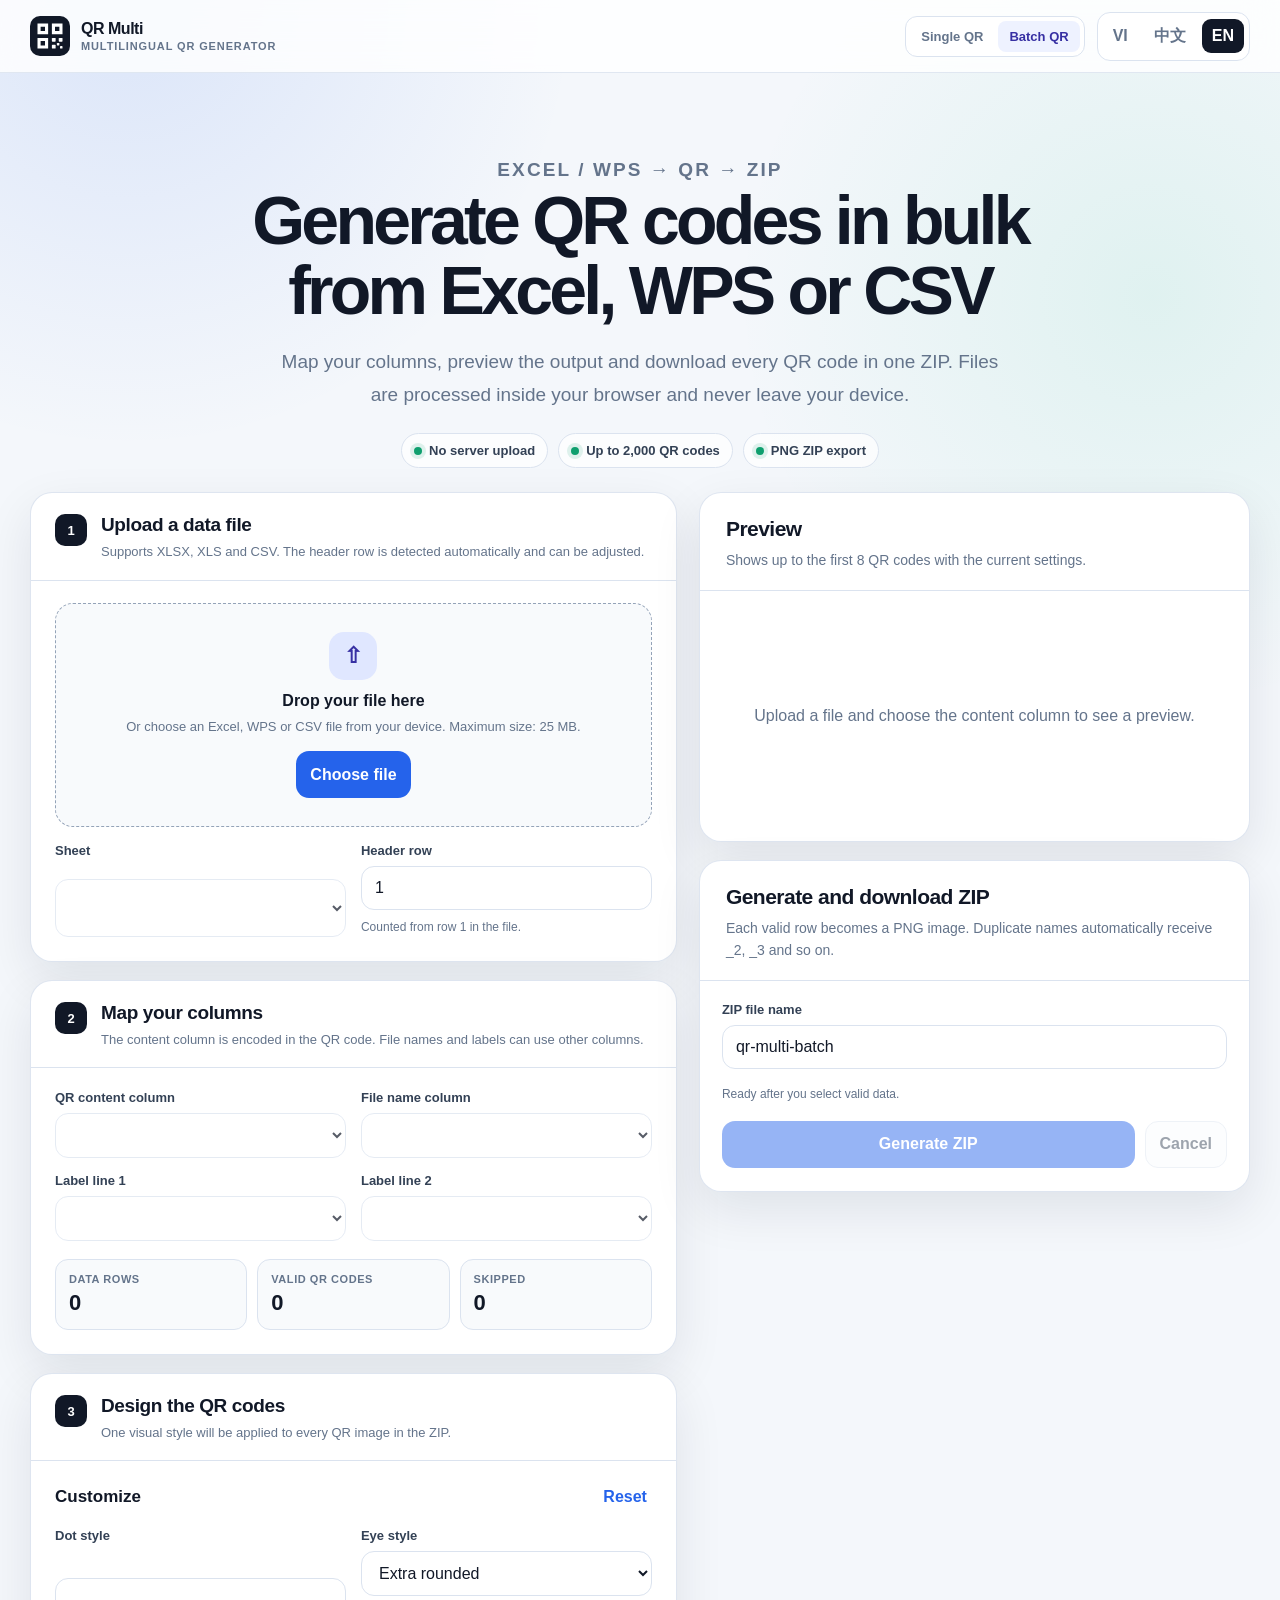
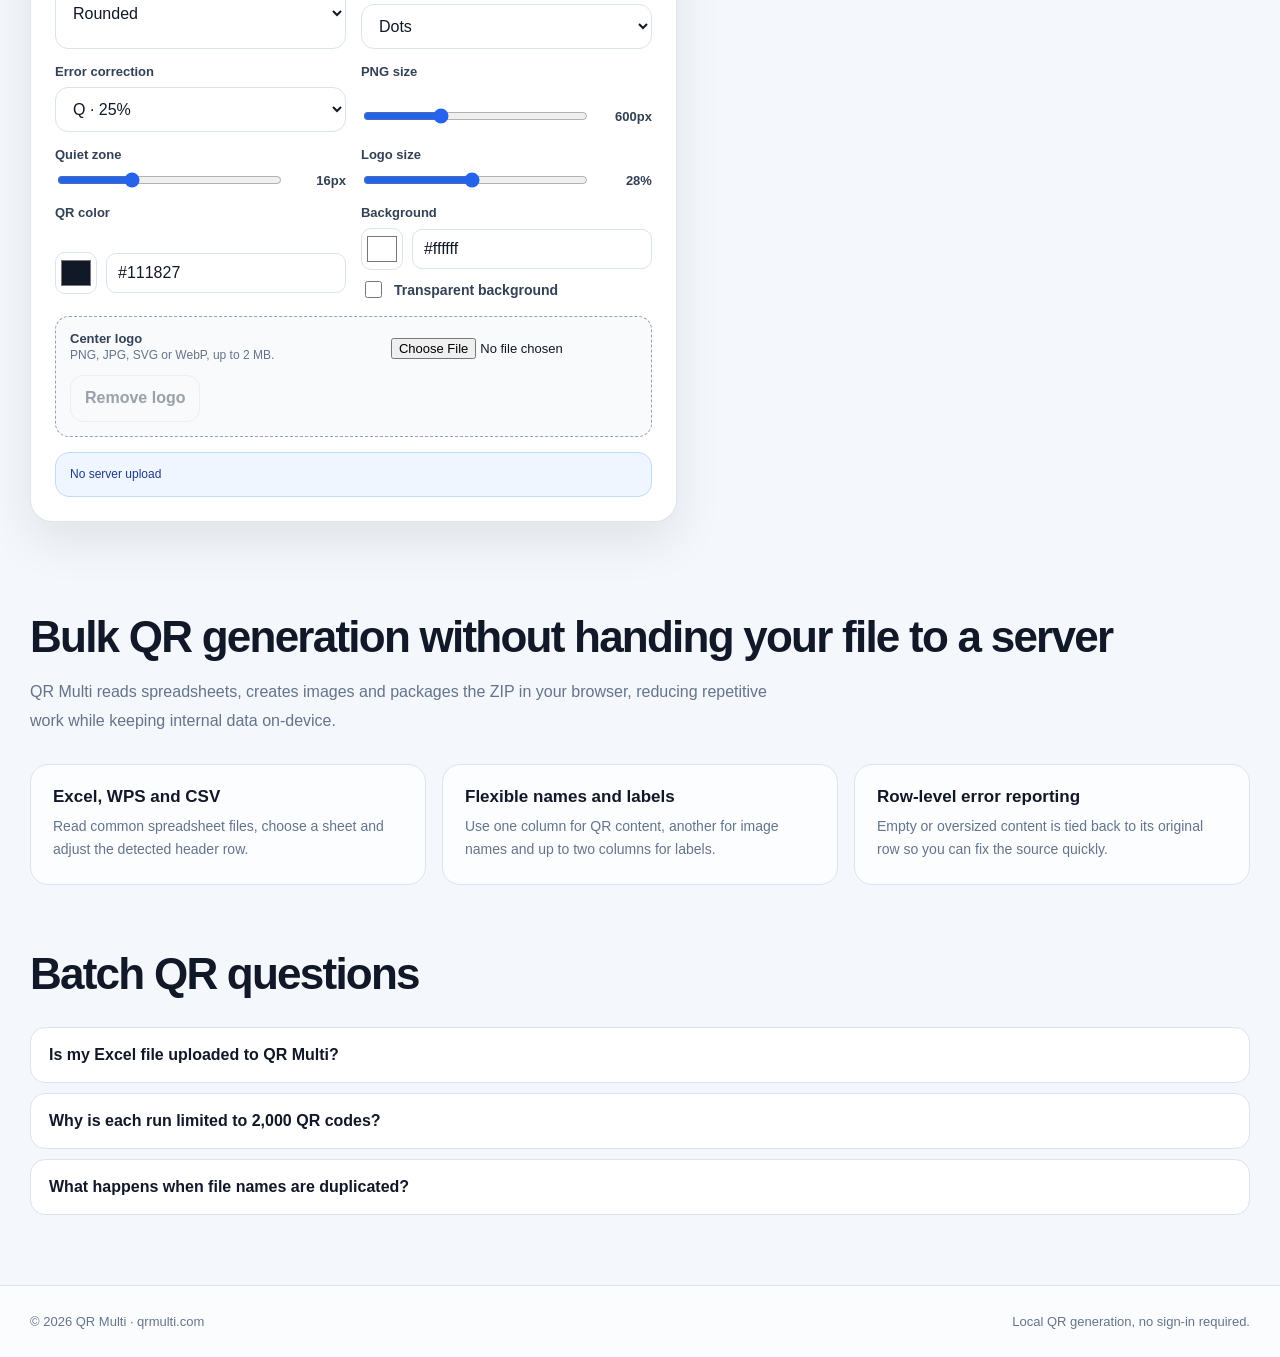
<file: en/batch/index.html>
<!doctype html>
<html lang="en" data-lang="en">
<head>
  <meta charset="utf-8">
  <meta name="viewport" content="width=device-width, initial-scale=1">
  <title>Bulk QR Code Generator for Excel, WPS & CSV | QR Multi</title>
  <meta name="description" content="Generate up to 2,000 QR codes from Excel, WPS or CSV, name images from a column, add labels and download one ZIP. Files stay on your device.">
  <meta name="theme-color" content="#111827">
  <meta name="robots" content="index,follow,max-image-preview:large">
  <link rel="canonical" href="https://qrmulti.com/en/batch/">
  <link rel="alternate" hreflang="vi" href="https://qrmulti.com/vi/batch/">
  <link rel="alternate" hreflang="zh-Hans" href="https://qrmulti.com/zh-cn/batch/">
  <link rel="alternate" hreflang="en" href="https://qrmulti.com/en/batch/">
  <link rel="alternate" hreflang="x-default" href="https://qrmulti.com/en/batch/">
  <meta property="og:type" content="website">
  <meta property="og:site_name" content="QR Multi">
  <meta property="og:title" content="Bulk QR Code Generator for Excel, WPS & CSV | QR Multi">
  <meta property="og:description" content="Generate up to 2,000 QR codes from Excel, WPS or CSV, name images from a column, add labels and download one ZIP. Files stay on your device.">
  <meta property="og:url" content="https://qrmulti.com/en/batch/">
  <meta property="og:image" content="https://qrmulti.com/assets/icons/logo.svg">
  <link rel="icon" href="../../assets/icons/favicon.svg" type="image/svg+xml">
  <link rel="stylesheet" href="../../assets/css/app.css">
  <link rel="stylesheet" href="../../assets/css/batch.css">
  <script type="application/ld+json">{"@context":"https://schema.org","@type":"WebApplication","name":"QR Multi Batch QR Generator","url":"https://qrmulti.com/en/batch/","applicationCategory":"UtilitiesApplication","operatingSystem":"Any","offers":{"@type":"Offer","price":"0","priceCurrency":"USD"},"inLanguage":"en","description":"Generate up to 2,000 QR codes from Excel, WPS or CSV, name images from a column, add labels and download one ZIP. Files stay on your device."}</script>
</head>
<body>
  <header class="site-header">
    <div class="shell header-inner">
      <a class="brand" href="../" aria-label="QR Multi">
        <img src="../../assets/icons/logo.svg" alt="">
        <span class="brand-copy">QR Multi<small data-i18n="brandTag"></small></span>
      </a>
      <div class="header-actions">
        <nav class="product-nav" aria-label="QR tools">
          <a class="product-link" href="../">Single QR</a>
          <a class="product-link active" href="./">Batch QR</a>
        </nav>
        <nav class="language-switcher" aria-label="Language">
          <button class="lang-btn" data-lang="vi" data-href="/vi/batch/" aria-current="false">VI</button>
          <button class="lang-btn" data-lang="zh-cn" data-href="/zh-cn/batch/" aria-current="false">中文</button>
          <button class="lang-btn" data-lang="en" data-href="/en/batch/" aria-current="true">EN</button>
        </nav>
      </div>
    </div>
  </header>

  <main>
    <section class="hero batch-hero shell">
      <p class="eyebrow" data-i18n="batchEyebrow"></p>
      <h1 data-i18n="batchHeroTitle"></h1>
      <p data-i18n="batchHeroDesc"></p>
      <div class="trust-row">
        <span class="trust-pill"><i class="dot"></i><span data-i18n="batchLocal"></span></span>
        <span class="trust-pill"><i class="dot"></i><span data-i18n="batchLimit"></span></span>
        <span class="trust-pill"><i class="dot"></i><span data-i18n="batchZip"></span></span>
      </div>
    </section>

    <section class="shell batch-layout" aria-label="Batch QR generator">
      <div class="workflow-stack">
        <article class="step-card">
          <div class="step-head"><span class="step-number">1</span><div class="step-copy"><h2 data-i18n="stepUploadTitle"></h2><p data-i18n="stepUploadDesc"></p></div></div>
          <div class="step-body">
            <div class="drop-zone" id="dropZone">
              <div class="drop-icon">⇧</div>
              <strong data-i18n="dropTitle"></strong>
              <p data-i18n="dropDesc"></p>
              <button class="btn btn-primary" id="chooseFile" type="button" data-i18n="chooseFile"></button>
              <input class="hidden-file" id="batchFile" type="file" accept=".xlsx,.xls,.csv,application/vnd.openxmlformats-officedocument.spreadsheetml.sheet,application/vnd.ms-excel,text/csv">
            </div>
            <div class="file-summary" id="fileSummary">
              <div><strong id="fileNameDisplay"></strong><small id="fileMeta"></small></div>
              <button class="btn btn-ghost" id="replaceFile" type="button" data-i18n="replaceFile"></button>
            </div>
            <div class="mapping-grid" style="margin-top:16px">
              <div class="field"><label for="sheetSelect" data-i18n="sheet"></label><select id="sheetSelect" disabled></select></div>
              <div class="field"><label for="headerRow" data-i18n="headerRow"></label><input id="headerRow" type="number" min="1" value="1" disabled><div class="field-note" data-i18n="headerRowNote"></div></div>
            </div>
          </div>
        </article>

        <article class="step-card">
          <div class="step-head"><span class="step-number">2</span><div class="step-copy"><h2 data-i18n="stepMapTitle"></h2><p data-i18n="stepMapDesc"></p></div></div>
          <div class="step-body">
            <div class="mapping-grid">
              <div class="field"><label for="contentColumn" data-i18n="contentColumn"></label><select id="contentColumn" disabled></select></div>
              <div class="field"><label for="filenameColumn" data-i18n="filenameColumn"></label><select id="filenameColumn" disabled></select></div>
              <div class="field"><label for="labelColumn1" data-i18n="labelColumn1"></label><select id="labelColumn1" disabled></select></div>
              <div class="field"><label for="labelColumn2" data-i18n="labelColumn2"></label><select id="labelColumn2" disabled></select></div>
            </div>
            <div class="data-stats">
              <div class="stat-card"><span data-i18n="totalRows"></span><strong id="totalRows">0</strong></div>
              <div class="stat-card"><span data-i18n="validRows"></span><strong id="validRows">0</strong></div>
              <div class="stat-card"><span data-i18n="skippedRows"></span><strong id="skippedRows">0</strong></div>
            </div>
          </div>
        </article>

        <article class="step-card">
          <div class="step-head"><span class="step-number">3</span><div class="step-copy"><h2 data-i18n="stepStyleTitle"></h2><p data-i18n="stepStyleDesc"></p></div></div>
          <div class="step-body">
            <div class="controls-title"><h3 data-i18n="customize"></h3><button id="resetBatchStyle" class="reset-btn" type="button" data-i18n="styleReset"></button></div>
            <div class="batch-style-grid">
              <div class="control"><label class="control-label" for="batchDotStyle" data-i18n="batchDotStyle"></label><select id="batchDotStyle"><option value="square" data-i18n="square"></option><option value="rounded" data-i18n="rounded" selected></option><option value="dots" data-i18n="dots"></option><option value="classy-rounded" data-i18n="classy"></option><option value="extra-rounded" data-i18n="extraRounded"></option></select></div>
              <div class="control"><label class="control-label" for="batchCornerStyle" data-i18n="batchCornerStyle"></label><select id="batchCornerStyle"><option value="square" data-i18n="square"></option><option value="rounded" data-i18n="rounded"></option><option value="dot" data-i18n="dots"></option><option value="extra-rounded" data-i18n="extraRounded" selected></option></select><select id="batchCornerDotStyle" aria-label="Inner eye"><option value="square" data-i18n="square"></option><option value="dot" data-i18n="dots" selected></option><option value="rounded" data-i18n="rounded"></option></select></div>
              <div class="control"><label class="control-label" for="batchErrorCorrection" data-i18n="batchCorrection"></label><select id="batchErrorCorrection"><option value="L">L · 7%</option><option value="M">M · 15%</option><option value="Q" selected>Q · 25%</option><option value="H">H · 30%</option></select></div>
              <div class="control"><label class="control-label" for="batchQrSize" data-i18n="batchSize"></label><div class="range-line"><input id="batchQrSize" type="range" min="300" max="1200" step="100" value="600"><span class="range-value" data-batch-range-output="batchQrSize" data-suffix="px"></span></div></div>
              <div class="control"><label class="control-label" for="batchQrMargin" data-i18n="batchMargin"></label><div class="range-line"><input id="batchQrMargin" type="range" min="0" max="50" step="2" value="16"><span class="range-value" data-batch-range-output="batchQrMargin" data-suffix="px"></span></div></div>
              <div class="control"><label class="control-label" for="batchLogoSize" data-i18n="batchLogoSize"></label><div class="range-line"><input id="batchLogoSize" type="range" min="0.15" max="0.42" step="0.01" value="0.28"><span class="range-value" data-batch-range-output="batchLogoSize" data-suffix="%"></span></div></div>
              <div class="control"><label class="control-label" for="batchQrColor" data-i18n="batchQrColor"></label><div class="color-wrap"><input id="batchQrColor" type="color" value="#111827"><input type="text" value="#111827" aria-label="QR hex" oninput="document.getElementById('batchQrColor').value=this.value;document.getElementById('batchQrColor').dispatchEvent(new Event('input'))"></div></div>
              <div class="control"><label class="control-label" for="batchBgColor" data-i18n="batchBgColor"></label><div class="color-wrap"><input id="batchBgColor" type="color" value="#ffffff"><input type="text" value="#ffffff" aria-label="Background hex" oninput="document.getElementById('batchBgColor').value=this.value;document.getElementById('batchBgColor').dispatchEvent(new Event('input'))"></div><label class="inline-check"><input id="batchTransparentBg" type="checkbox"><span data-i18n="batchTransparent"></span></label></div>
              <div class="upload-box">
                <div class="upload-line"><div><div class="control-label" data-i18n="batchUploadLogo"></div><div class="field-note" data-i18n="batchUploadHint"></div></div><input id="batchLogoFile" class="file-input" type="file" accept="image/png,image/jpeg,image/svg+xml,image/webp"></div>
                <div id="batchLogoName" class="field-note"></div><div class="logo-actions"><button id="batchRemoveLogo" class="btn btn-ghost" type="button" disabled data-i18n="batchRemoveLogo"></button></div>
              </div>
            </div>
            <div class="note-banner" data-i18n="batchLocal"></div>
          </div>
        </article>
      </div>

      <aside class="batch-side">
        <section class="preview-card">
          <div class="panel-head"><h2 data-i18n="previewBatchTitle"></h2><p data-i18n="previewBatchDesc"></p></div>
          <div class="preview-grid" id="previewGrid"></div>
          <div class="error-box" id="errorBox">
            <div class="error-head"><span data-i18n="errorTitle"></span><span id="errorCount">0</span></div>
            <div class="error-list" id="errorList"></div>
          </div>
        </section>

        <section class="export-card">
          <div class="panel-head"><h2 data-i18n="exportTitle"></h2><p data-i18n="exportDesc"></p></div>
          <div class="export-body">
            <div class="field"><label for="zipName" data-i18n="zipName"></label><input id="zipName" type="text" value="qr-multi-batch" data-i18n-placeholder="zipNamePlaceholder"></div>
            <div class="progress-shell" id="progressShell"><div class="progress-bar" id="progressBar"></div></div>
            <div class="progress-meta" id="progressMeta"><span id="progressText"></span><strong id="progressPercent">0%</strong></div>
            <p class="export-status" id="exportStatus"></p>
            <div class="export-actions">
              <button class="btn btn-primary" id="generateZip" type="button" disabled data-i18n="generateZip"></button>
              <button class="btn btn-ghost" id="cancelGeneration" type="button" disabled data-i18n="cancel"></button>
            </div>
          </div>
        </section>
      </aside>
    </section>

    <section class="content-section batch-content">
      <div class="shell">
        <h2 data-i18n="batchWhyTitle"></h2><p data-i18n="batchWhyDesc"></p>
        <div class="feature-grid">
          <article class="feature-card"><b data-i18n="batchF1t"></b><p data-i18n="batchF1d"></p></article>
          <article class="feature-card"><b data-i18n="batchF2t"></b><p data-i18n="batchF2d"></p></article>
          <article class="feature-card"><b data-i18n="batchF3t"></b><p data-i18n="batchF3d"></p></article>
        </div>
        <h2 style="margin-top:64px" data-i18n="batchFaqTitle"></h2>
        <div class="faq">
          <details><summary data-i18n="batchQ1"></summary><p data-i18n="batchA1"></p></details>
          <details><summary data-i18n="batchQ2"></summary><p data-i18n="batchA2"></p></details>
          <details><summary data-i18n="batchQ3"></summary><p data-i18n="batchA3"></p></details>
        </div>
      </div>
    </section>
  </main>

  <footer class="site-footer"><div class="shell footer-inner"><span data-i18n="footer"></span><span data-i18n="privacy"></span></div></footer>
  <div class="qr-engine" id="batchQrEngine" aria-hidden="true"></div>
  <div class="toast" id="toast" role="status"></div>
  <script src="../../assets/vendor/xlsx-0.18.5.full.min.js"></script>
  <script src="../../assets/vendor/jszip-3.10.1.min.js"></script>
  <script src="../../assets/vendor/qr-code-styling-1.9.2.js"></script>
  <script src="../../assets/js/i18n.js"></script>
  <script src="../../assets/js/batch-i18n.js"></script>
  <script src="../../assets/js/batch.js"></script>
</body>
</html>
</file>
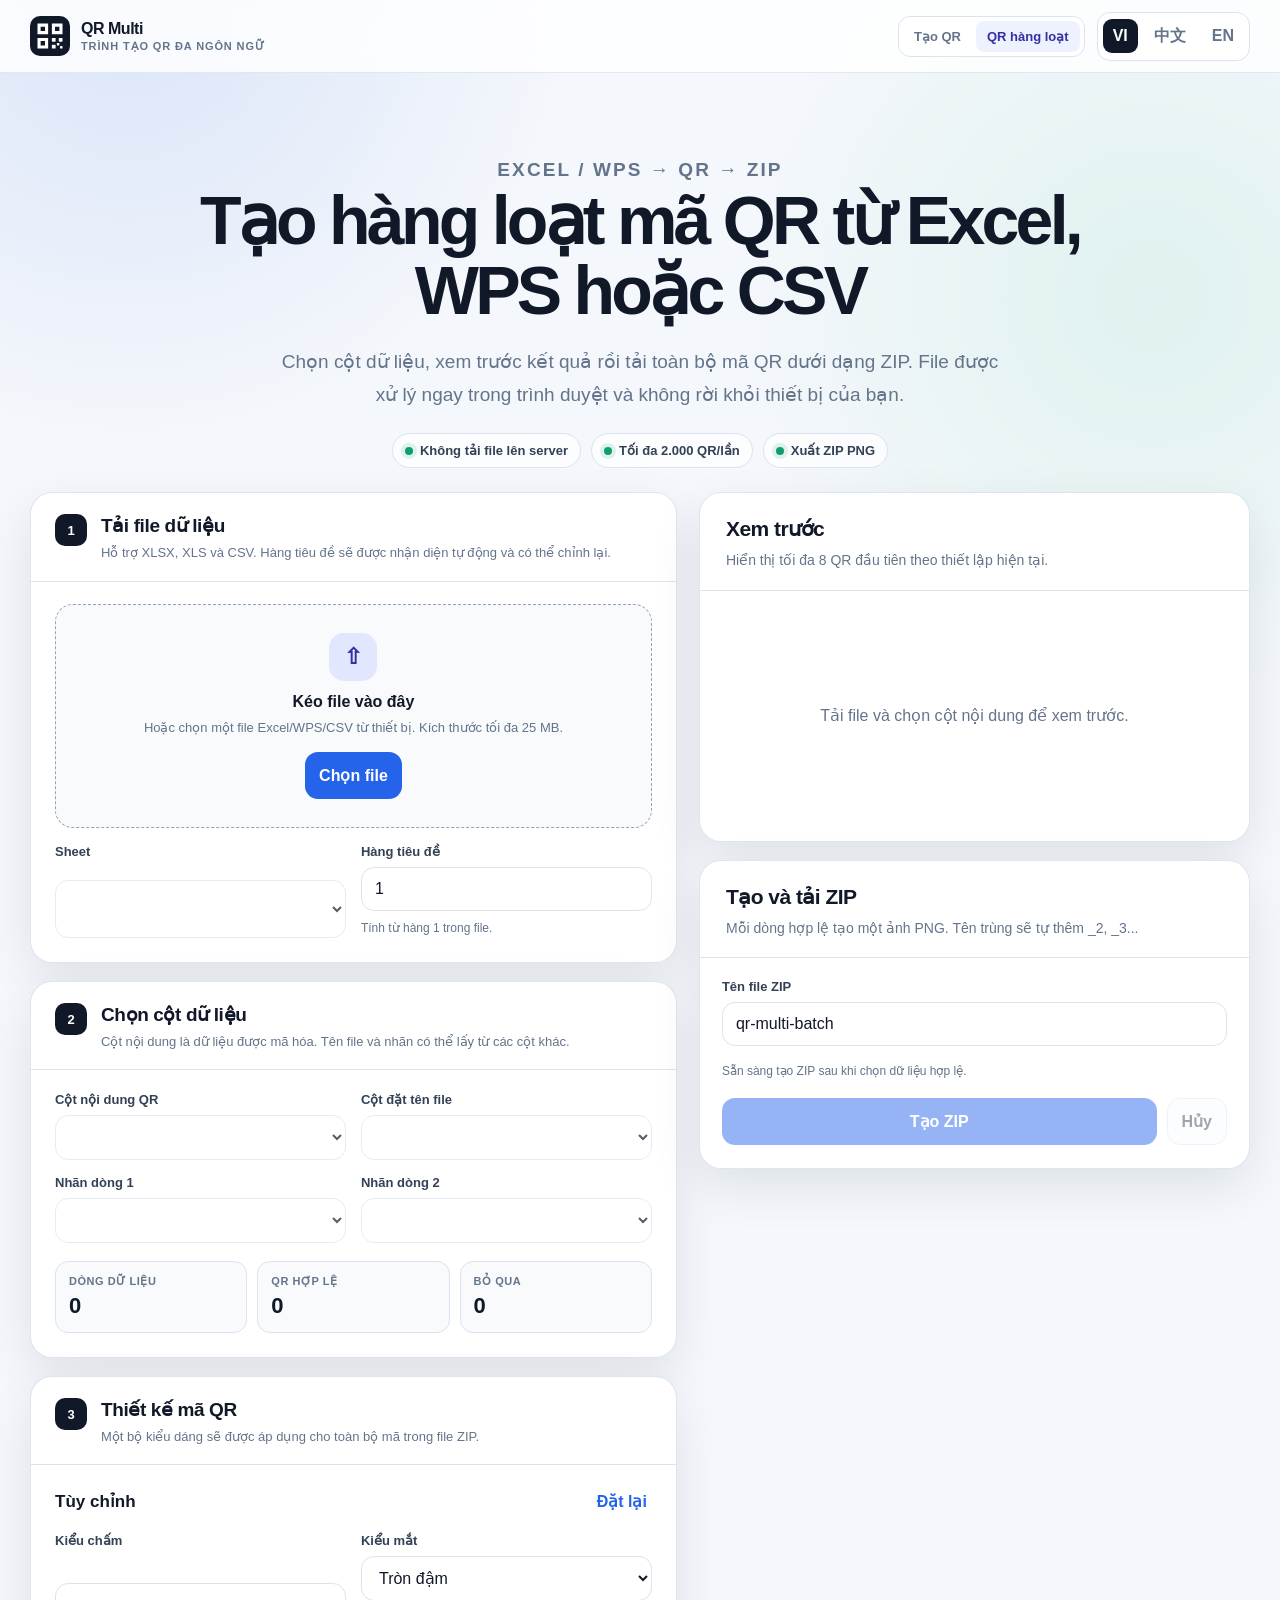
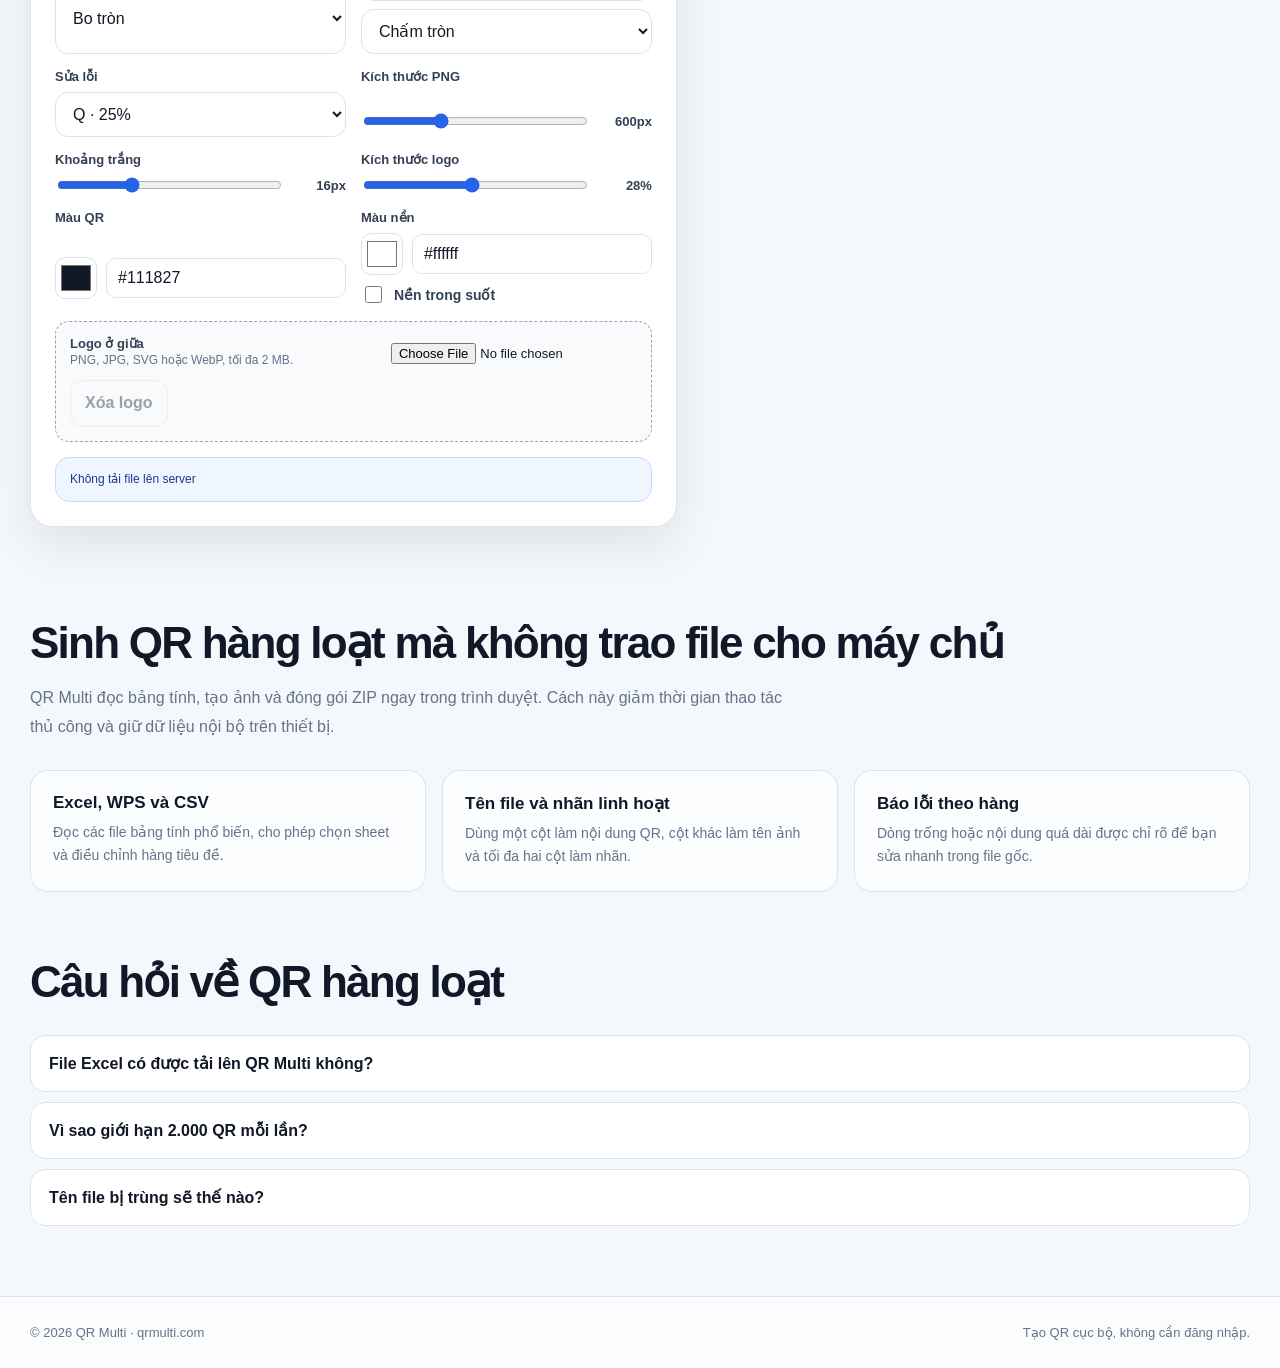
<file: vi/batch/index.html>
<!doctype html>
<html lang="vi" data-lang="vi">
<head>
  <meta charset="utf-8">
  <meta name="viewport" content="width=device-width, initial-scale=1">
  <title>Tạo mã QR hàng loạt từ Excel, WPS và CSV | QR Multi</title>
  <meta name="description" content="Tạo tối đa 2.000 mã QR từ Excel, WPS hoặc CSV, đặt tên ảnh theo cột, thêm nhãn và tải ZIP. File được xử lý cục bộ trên thiết bị.">
  <meta name="theme-color" content="#111827">
  <meta name="robots" content="index,follow,max-image-preview:large">
  <link rel="canonical" href="https://qrmulti.com/vi/batch/">
  <link rel="alternate" hreflang="vi" href="https://qrmulti.com/vi/batch/">
  <link rel="alternate" hreflang="zh-Hans" href="https://qrmulti.com/zh-cn/batch/">
  <link rel="alternate" hreflang="en" href="https://qrmulti.com/en/batch/">
  <link rel="alternate" hreflang="x-default" href="https://qrmulti.com/en/batch/">
  <meta property="og:type" content="website">
  <meta property="og:site_name" content="QR Multi">
  <meta property="og:title" content="Tạo mã QR hàng loạt từ Excel, WPS và CSV | QR Multi">
  <meta property="og:description" content="Tạo tối đa 2.000 mã QR từ Excel, WPS hoặc CSV, đặt tên ảnh theo cột, thêm nhãn và tải ZIP. File được xử lý cục bộ trên thiết bị.">
  <meta property="og:url" content="https://qrmulti.com/vi/batch/">
  <meta property="og:image" content="https://qrmulti.com/assets/icons/logo.svg">
  <link rel="icon" href="../../assets/icons/favicon.svg" type="image/svg+xml">
  <link rel="stylesheet" href="../../assets/css/app.css">
  <link rel="stylesheet" href="../../assets/css/batch.css">
  <script type="application/ld+json">{"@context":"https://schema.org","@type":"WebApplication","name":"QR Multi Batch QR Generator","url":"https://qrmulti.com/vi/batch/","applicationCategory":"UtilitiesApplication","operatingSystem":"Any","offers":{"@type":"Offer","price":"0","priceCurrency":"VND"},"inLanguage":"vi","description":"Tạo tối đa 2.000 mã QR từ Excel, WPS hoặc CSV, đặt tên ảnh theo cột, thêm nhãn và tải ZIP. File được xử lý cục bộ trên thiết bị."}</script>
</head>
<body>
  <header class="site-header">
    <div class="shell header-inner">
      <a class="brand" href="../" aria-label="QR Multi">
        <img src="../../assets/icons/logo.svg" alt="">
        <span class="brand-copy">QR Multi<small data-i18n="brandTag"></small></span>
      </a>
      <div class="header-actions">
        <nav class="product-nav" aria-label="QR tools">
          <a class="product-link" href="../">Tạo QR</a>
          <a class="product-link active" href="./">QR hàng loạt</a>
        </nav>
        <nav class="language-switcher" aria-label="Ngôn ngữ">
          <button class="lang-btn" data-lang="vi" data-href="/vi/batch/" aria-current="true">VI</button>
          <button class="lang-btn" data-lang="zh-cn" data-href="/zh-cn/batch/" aria-current="false">中文</button>
          <button class="lang-btn" data-lang="en" data-href="/en/batch/" aria-current="false">EN</button>
        </nav>
      </div>
    </div>
  </header>

  <main>
    <section class="hero batch-hero shell">
      <p class="eyebrow" data-i18n="batchEyebrow"></p>
      <h1 data-i18n="batchHeroTitle"></h1>
      <p data-i18n="batchHeroDesc"></p>
      <div class="trust-row">
        <span class="trust-pill"><i class="dot"></i><span data-i18n="batchLocal"></span></span>
        <span class="trust-pill"><i class="dot"></i><span data-i18n="batchLimit"></span></span>
        <span class="trust-pill"><i class="dot"></i><span data-i18n="batchZip"></span></span>
      </div>
    </section>

    <section class="shell batch-layout" aria-label="Batch QR generator">
      <div class="workflow-stack">
        <article class="step-card">
          <div class="step-head"><span class="step-number">1</span><div class="step-copy"><h2 data-i18n="stepUploadTitle"></h2><p data-i18n="stepUploadDesc"></p></div></div>
          <div class="step-body">
            <div class="drop-zone" id="dropZone">
              <div class="drop-icon">⇧</div>
              <strong data-i18n="dropTitle"></strong>
              <p data-i18n="dropDesc"></p>
              <button class="btn btn-primary" id="chooseFile" type="button" data-i18n="chooseFile"></button>
              <input class="hidden-file" id="batchFile" type="file" accept=".xlsx,.xls,.csv,application/vnd.openxmlformats-officedocument.spreadsheetml.sheet,application/vnd.ms-excel,text/csv">
            </div>
            <div class="file-summary" id="fileSummary">
              <div><strong id="fileNameDisplay"></strong><small id="fileMeta"></small></div>
              <button class="btn btn-ghost" id="replaceFile" type="button" data-i18n="replaceFile"></button>
            </div>
            <div class="mapping-grid" style="margin-top:16px">
              <div class="field"><label for="sheetSelect" data-i18n="sheet"></label><select id="sheetSelect" disabled></select></div>
              <div class="field"><label for="headerRow" data-i18n="headerRow"></label><input id="headerRow" type="number" min="1" value="1" disabled><div class="field-note" data-i18n="headerRowNote"></div></div>
            </div>
          </div>
        </article>

        <article class="step-card">
          <div class="step-head"><span class="step-number">2</span><div class="step-copy"><h2 data-i18n="stepMapTitle"></h2><p data-i18n="stepMapDesc"></p></div></div>
          <div class="step-body">
            <div class="mapping-grid">
              <div class="field"><label for="contentColumn" data-i18n="contentColumn"></label><select id="contentColumn" disabled></select></div>
              <div class="field"><label for="filenameColumn" data-i18n="filenameColumn"></label><select id="filenameColumn" disabled></select></div>
              <div class="field"><label for="labelColumn1" data-i18n="labelColumn1"></label><select id="labelColumn1" disabled></select></div>
              <div class="field"><label for="labelColumn2" data-i18n="labelColumn2"></label><select id="labelColumn2" disabled></select></div>
            </div>
            <div class="data-stats">
              <div class="stat-card"><span data-i18n="totalRows"></span><strong id="totalRows">0</strong></div>
              <div class="stat-card"><span data-i18n="validRows"></span><strong id="validRows">0</strong></div>
              <div class="stat-card"><span data-i18n="skippedRows"></span><strong id="skippedRows">0</strong></div>
            </div>
          </div>
        </article>

        <article class="step-card">
          <div class="step-head"><span class="step-number">3</span><div class="step-copy"><h2 data-i18n="stepStyleTitle"></h2><p data-i18n="stepStyleDesc"></p></div></div>
          <div class="step-body">
            <div class="controls-title"><h3 data-i18n="customize"></h3><button id="resetBatchStyle" class="reset-btn" type="button" data-i18n="styleReset"></button></div>
            <div class="batch-style-grid">
              <div class="control"><label class="control-label" for="batchDotStyle" data-i18n="batchDotStyle"></label><select id="batchDotStyle"><option value="square" data-i18n="square"></option><option value="rounded" data-i18n="rounded" selected></option><option value="dots" data-i18n="dots"></option><option value="classy-rounded" data-i18n="classy"></option><option value="extra-rounded" data-i18n="extraRounded"></option></select></div>
              <div class="control"><label class="control-label" for="batchCornerStyle" data-i18n="batchCornerStyle"></label><select id="batchCornerStyle"><option value="square" data-i18n="square"></option><option value="rounded" data-i18n="rounded"></option><option value="dot" data-i18n="dots"></option><option value="extra-rounded" data-i18n="extraRounded" selected></option></select><select id="batchCornerDotStyle" aria-label="Inner eye"><option value="square" data-i18n="square"></option><option value="dot" data-i18n="dots" selected></option><option value="rounded" data-i18n="rounded"></option></select></div>
              <div class="control"><label class="control-label" for="batchErrorCorrection" data-i18n="batchCorrection"></label><select id="batchErrorCorrection"><option value="L">L · 7%</option><option value="M">M · 15%</option><option value="Q" selected>Q · 25%</option><option value="H">H · 30%</option></select></div>
              <div class="control"><label class="control-label" for="batchQrSize" data-i18n="batchSize"></label><div class="range-line"><input id="batchQrSize" type="range" min="300" max="1200" step="100" value="600"><span class="range-value" data-batch-range-output="batchQrSize" data-suffix="px"></span></div></div>
              <div class="control"><label class="control-label" for="batchQrMargin" data-i18n="batchMargin"></label><div class="range-line"><input id="batchQrMargin" type="range" min="0" max="50" step="2" value="16"><span class="range-value" data-batch-range-output="batchQrMargin" data-suffix="px"></span></div></div>
              <div class="control"><label class="control-label" for="batchLogoSize" data-i18n="batchLogoSize"></label><div class="range-line"><input id="batchLogoSize" type="range" min="0.15" max="0.42" step="0.01" value="0.28"><span class="range-value" data-batch-range-output="batchLogoSize" data-suffix="%"></span></div></div>
              <div class="control"><label class="control-label" for="batchQrColor" data-i18n="batchQrColor"></label><div class="color-wrap"><input id="batchQrColor" type="color" value="#111827"><input type="text" value="#111827" aria-label="QR hex" oninput="document.getElementById('batchQrColor').value=this.value;document.getElementById('batchQrColor').dispatchEvent(new Event('input'))"></div></div>
              <div class="control"><label class="control-label" for="batchBgColor" data-i18n="batchBgColor"></label><div class="color-wrap"><input id="batchBgColor" type="color" value="#ffffff"><input type="text" value="#ffffff" aria-label="Background hex" oninput="document.getElementById('batchBgColor').value=this.value;document.getElementById('batchBgColor').dispatchEvent(new Event('input'))"></div><label class="inline-check"><input id="batchTransparentBg" type="checkbox"><span data-i18n="batchTransparent"></span></label></div>
              <div class="upload-box">
                <div class="upload-line"><div><div class="control-label" data-i18n="batchUploadLogo"></div><div class="field-note" data-i18n="batchUploadHint"></div></div><input id="batchLogoFile" class="file-input" type="file" accept="image/png,image/jpeg,image/svg+xml,image/webp"></div>
                <div id="batchLogoName" class="field-note"></div><div class="logo-actions"><button id="batchRemoveLogo" class="btn btn-ghost" type="button" disabled data-i18n="batchRemoveLogo"></button></div>
              </div>
            </div>
            <div class="note-banner" data-i18n="batchLocal"></div>
          </div>
        </article>
      </div>

      <aside class="batch-side">
        <section class="preview-card">
          <div class="panel-head"><h2 data-i18n="previewBatchTitle"></h2><p data-i18n="previewBatchDesc"></p></div>
          <div class="preview-grid" id="previewGrid"></div>
          <div class="error-box" id="errorBox">
            <div class="error-head"><span data-i18n="errorTitle"></span><span id="errorCount">0</span></div>
            <div class="error-list" id="errorList"></div>
          </div>
        </section>

        <section class="export-card">
          <div class="panel-head"><h2 data-i18n="exportTitle"></h2><p data-i18n="exportDesc"></p></div>
          <div class="export-body">
            <div class="field"><label for="zipName" data-i18n="zipName"></label><input id="zipName" type="text" value="qr-multi-batch" data-i18n-placeholder="zipNamePlaceholder"></div>
            <div class="progress-shell" id="progressShell"><div class="progress-bar" id="progressBar"></div></div>
            <div class="progress-meta" id="progressMeta"><span id="progressText"></span><strong id="progressPercent">0%</strong></div>
            <p class="export-status" id="exportStatus"></p>
            <div class="export-actions">
              <button class="btn btn-primary" id="generateZip" type="button" disabled data-i18n="generateZip"></button>
              <button class="btn btn-ghost" id="cancelGeneration" type="button" disabled data-i18n="cancel"></button>
            </div>
          </div>
        </section>
      </aside>
    </section>

    <section class="content-section batch-content">
      <div class="shell">
        <h2 data-i18n="batchWhyTitle"></h2><p data-i18n="batchWhyDesc"></p>
        <div class="feature-grid">
          <article class="feature-card"><b data-i18n="batchF1t"></b><p data-i18n="batchF1d"></p></article>
          <article class="feature-card"><b data-i18n="batchF2t"></b><p data-i18n="batchF2d"></p></article>
          <article class="feature-card"><b data-i18n="batchF3t"></b><p data-i18n="batchF3d"></p></article>
        </div>
        <h2 style="margin-top:64px" data-i18n="batchFaqTitle"></h2>
        <div class="faq">
          <details><summary data-i18n="batchQ1"></summary><p data-i18n="batchA1"></p></details>
          <details><summary data-i18n="batchQ2"></summary><p data-i18n="batchA2"></p></details>
          <details><summary data-i18n="batchQ3"></summary><p data-i18n="batchA3"></p></details>
        </div>
      </div>
    </section>
  </main>

  <footer class="site-footer"><div class="shell footer-inner"><span data-i18n="footer"></span><span data-i18n="privacy"></span></div></footer>
  <div class="qr-engine" id="batchQrEngine" aria-hidden="true"></div>
  <div class="toast" id="toast" role="status"></div>
  <script src="../../assets/vendor/xlsx-0.18.5.full.min.js"></script>
  <script src="../../assets/vendor/jszip-3.10.1.min.js"></script>
  <script src="../../assets/vendor/qr-code-styling-1.9.2.js"></script>
  <script src="../../assets/js/i18n.js"></script>
  <script src="../../assets/js/batch-i18n.js"></script>
  <script src="../../assets/js/batch.js"></script>
</body>
</html>
</file>
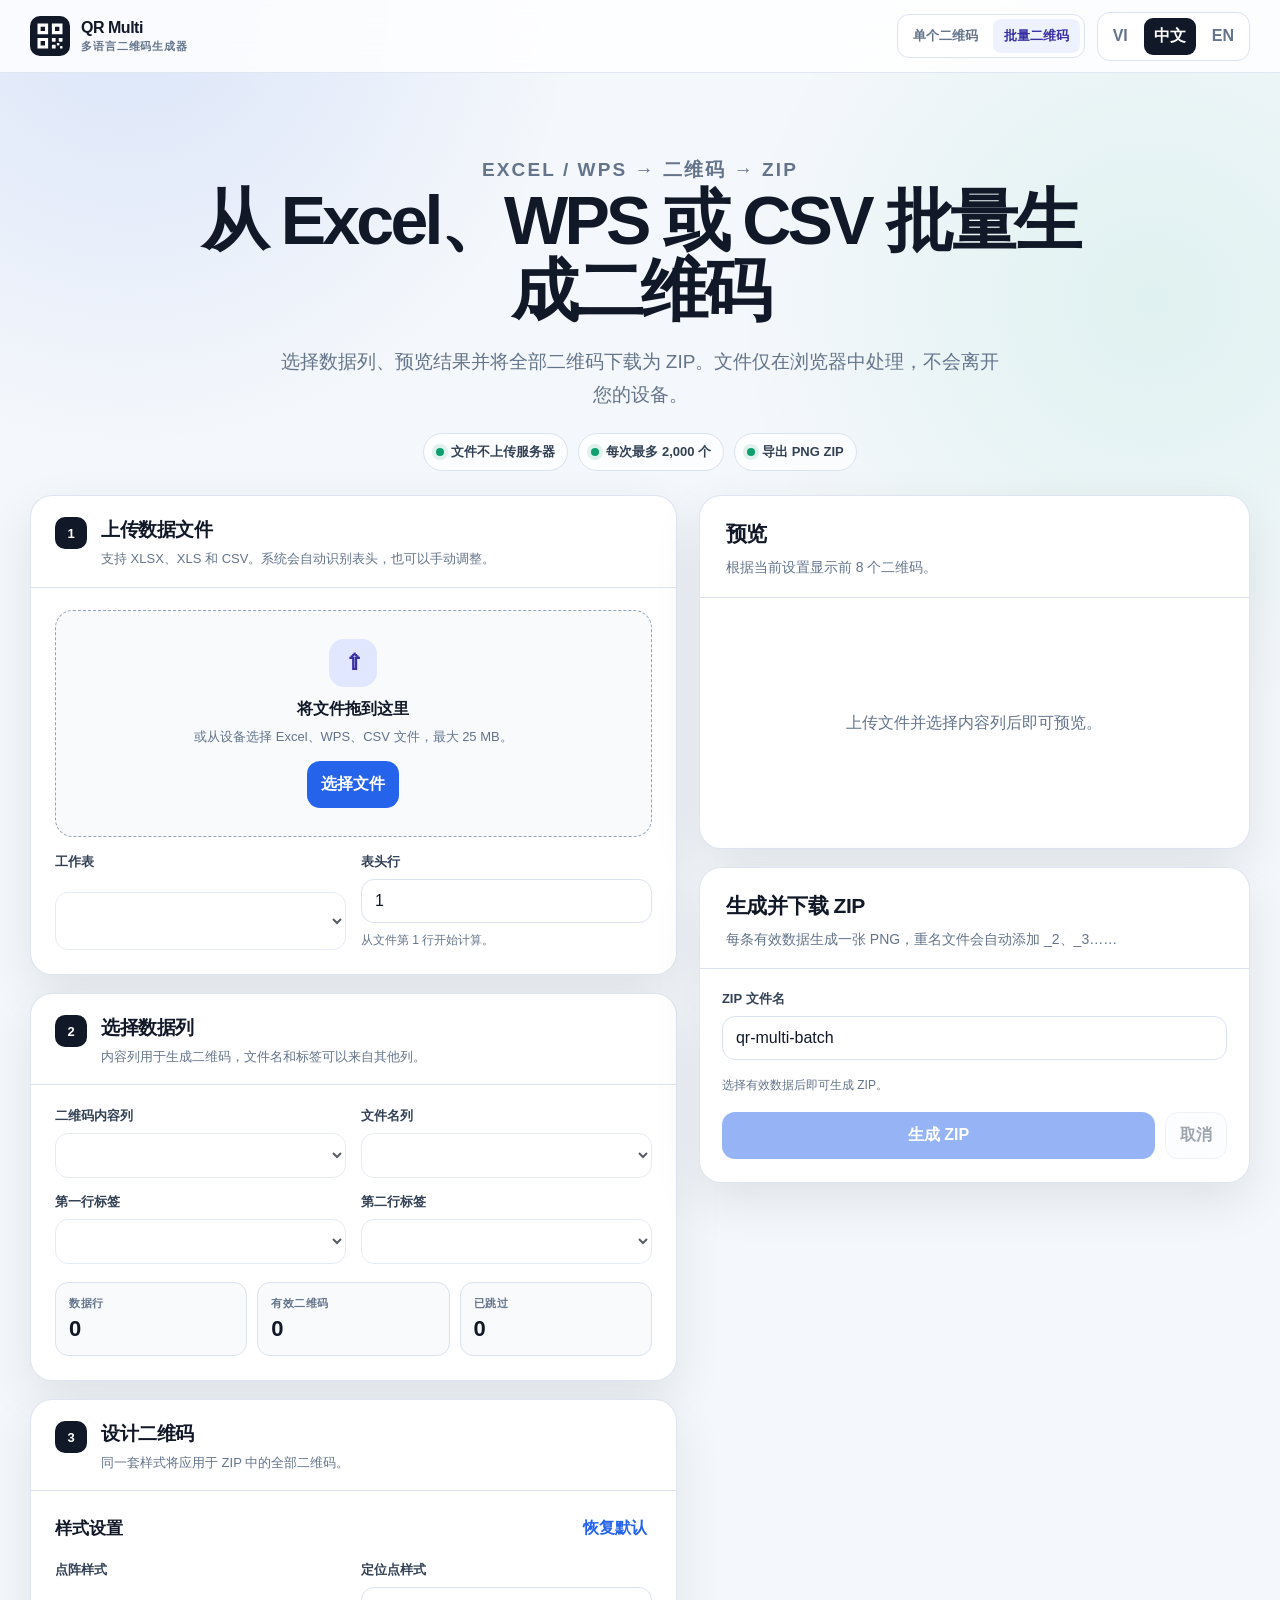
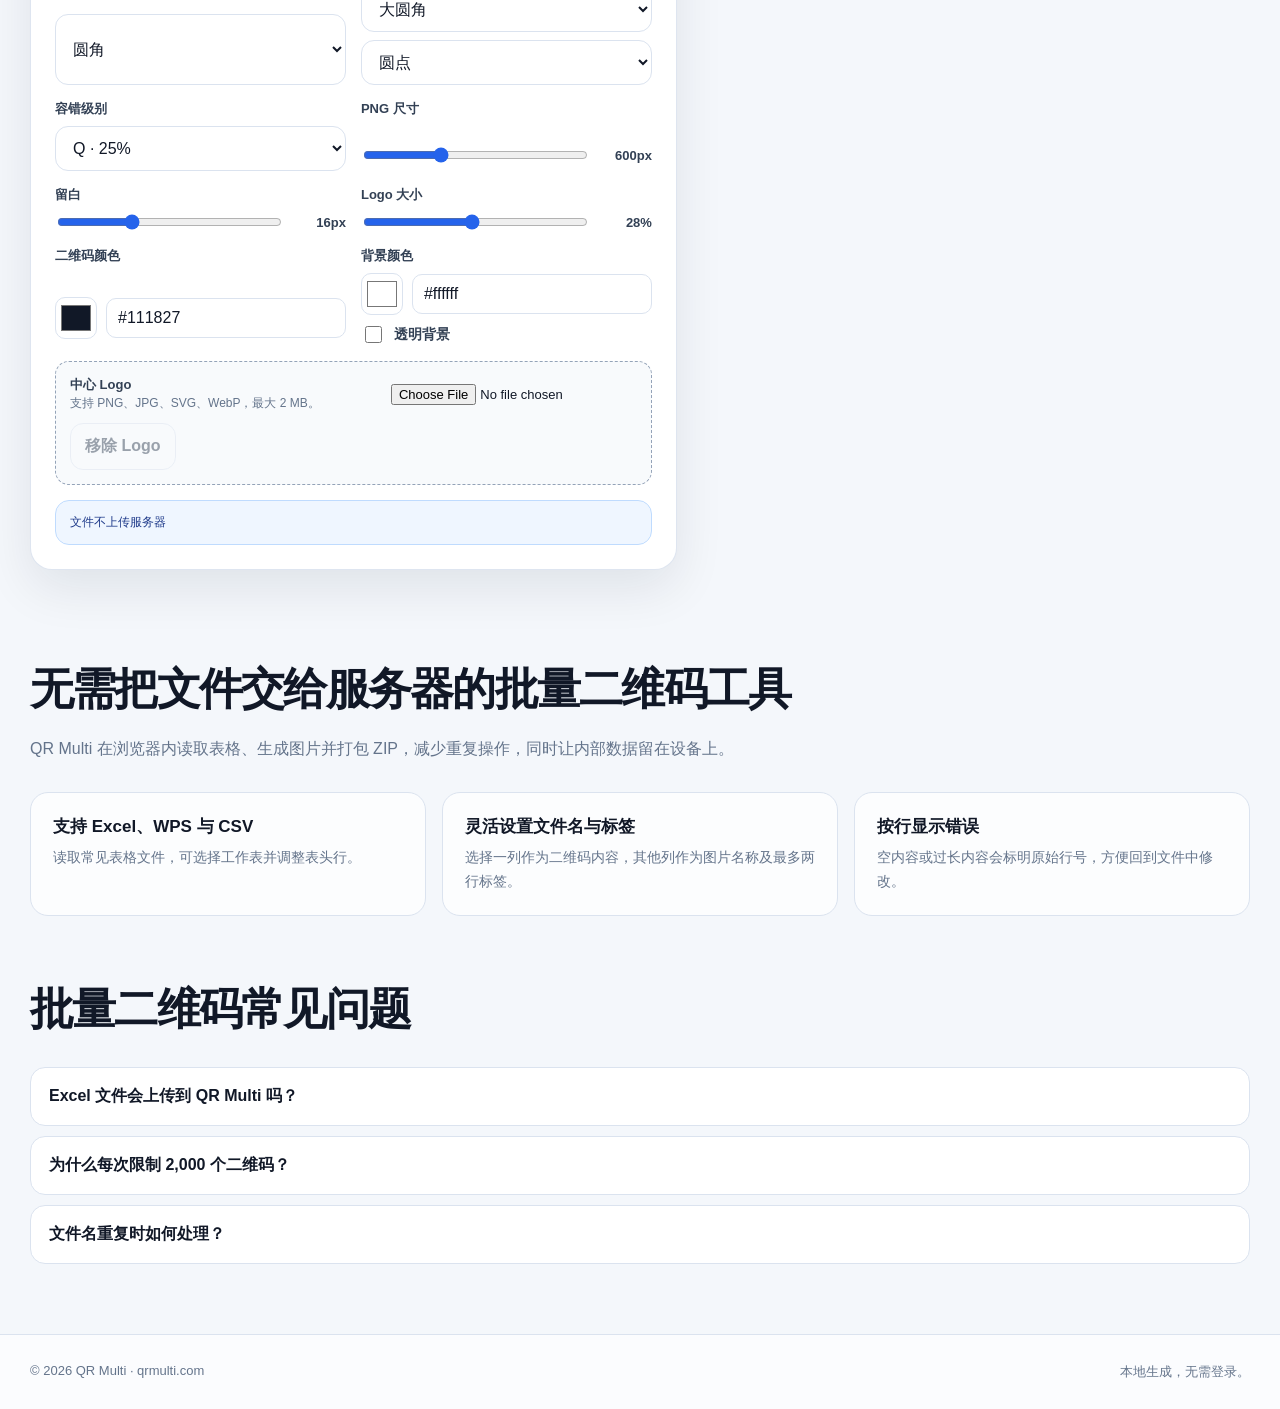
<file: zh-cn/batch/index.html>
<!doctype html>
<html lang="zh-CN" data-lang="zh-cn">
<head>
  <meta charset="utf-8">
  <meta name="viewport" content="width=device-width, initial-scale=1">
  <title>Excel、WPS、CSV 批量生成二维码 | QR Multi</title>
  <meta name="description" content="从 Excel、WPS 或 CSV 批量生成最多 2,000 个二维码，可按列命名、添加标签并下载 ZIP，文件仅在本地处理。">
  <meta name="theme-color" content="#111827">
  <meta name="robots" content="index,follow,max-image-preview:large">
  <link rel="canonical" href="https://qrmulti.com/zh-cn/batch/">
  <link rel="alternate" hreflang="vi" href="https://qrmulti.com/vi/batch/">
  <link rel="alternate" hreflang="zh-Hans" href="https://qrmulti.com/zh-cn/batch/">
  <link rel="alternate" hreflang="en" href="https://qrmulti.com/en/batch/">
  <link rel="alternate" hreflang="x-default" href="https://qrmulti.com/en/batch/">
  <meta property="og:type" content="website">
  <meta property="og:site_name" content="QR Multi">
  <meta property="og:title" content="Excel、WPS、CSV 批量生成二维码 | QR Multi">
  <meta property="og:description" content="从 Excel、WPS 或 CSV 批量生成最多 2,000 个二维码，可按列命名、添加标签并下载 ZIP，文件仅在本地处理。">
  <meta property="og:url" content="https://qrmulti.com/zh-cn/batch/">
  <meta property="og:image" content="https://qrmulti.com/assets/icons/logo.svg">
  <link rel="icon" href="../../assets/icons/favicon.svg" type="image/svg+xml">
  <link rel="stylesheet" href="../../assets/css/app.css">
  <link rel="stylesheet" href="../../assets/css/batch.css">
  <script type="application/ld+json">{"@context":"https://schema.org","@type":"WebApplication","name":"QR Multi Batch QR Generator","url":"https://qrmulti.com/zh-cn/batch/","applicationCategory":"UtilitiesApplication","operatingSystem":"Any","offers":{"@type":"Offer","price":"0","priceCurrency":"CNY"},"inLanguage":"zh-CN","description":"从 Excel、WPS 或 CSV 批量生成最多 2,000 个二维码，可按列命名、添加标签并下载 ZIP，文件仅在本地处理。"}</script>
</head>
<body>
  <header class="site-header">
    <div class="shell header-inner">
      <a class="brand" href="../" aria-label="QR Multi">
        <img src="../../assets/icons/logo.svg" alt="">
        <span class="brand-copy">QR Multi<small data-i18n="brandTag"></small></span>
      </a>
      <div class="header-actions">
        <nav class="product-nav" aria-label="QR tools">
          <a class="product-link" href="../">单个二维码</a>
          <a class="product-link active" href="./">批量二维码</a>
        </nav>
        <nav class="language-switcher" aria-label="语言">
          <button class="lang-btn" data-lang="vi" data-href="/vi/batch/" aria-current="false">VI</button>
          <button class="lang-btn" data-lang="zh-cn" data-href="/zh-cn/batch/" aria-current="true">中文</button>
          <button class="lang-btn" data-lang="en" data-href="/en/batch/" aria-current="false">EN</button>
        </nav>
      </div>
    </div>
  </header>

  <main>
    <section class="hero batch-hero shell">
      <p class="eyebrow" data-i18n="batchEyebrow"></p>
      <h1 data-i18n="batchHeroTitle"></h1>
      <p data-i18n="batchHeroDesc"></p>
      <div class="trust-row">
        <span class="trust-pill"><i class="dot"></i><span data-i18n="batchLocal"></span></span>
        <span class="trust-pill"><i class="dot"></i><span data-i18n="batchLimit"></span></span>
        <span class="trust-pill"><i class="dot"></i><span data-i18n="batchZip"></span></span>
      </div>
    </section>

    <section class="shell batch-layout" aria-label="Batch QR generator">
      <div class="workflow-stack">
        <article class="step-card">
          <div class="step-head"><span class="step-number">1</span><div class="step-copy"><h2 data-i18n="stepUploadTitle"></h2><p data-i18n="stepUploadDesc"></p></div></div>
          <div class="step-body">
            <div class="drop-zone" id="dropZone">
              <div class="drop-icon">⇧</div>
              <strong data-i18n="dropTitle"></strong>
              <p data-i18n="dropDesc"></p>
              <button class="btn btn-primary" id="chooseFile" type="button" data-i18n="chooseFile"></button>
              <input class="hidden-file" id="batchFile" type="file" accept=".xlsx,.xls,.csv,application/vnd.openxmlformats-officedocument.spreadsheetml.sheet,application/vnd.ms-excel,text/csv">
            </div>
            <div class="file-summary" id="fileSummary">
              <div><strong id="fileNameDisplay"></strong><small id="fileMeta"></small></div>
              <button class="btn btn-ghost" id="replaceFile" type="button" data-i18n="replaceFile"></button>
            </div>
            <div class="mapping-grid" style="margin-top:16px">
              <div class="field"><label for="sheetSelect" data-i18n="sheet"></label><select id="sheetSelect" disabled></select></div>
              <div class="field"><label for="headerRow" data-i18n="headerRow"></label><input id="headerRow" type="number" min="1" value="1" disabled><div class="field-note" data-i18n="headerRowNote"></div></div>
            </div>
          </div>
        </article>

        <article class="step-card">
          <div class="step-head"><span class="step-number">2</span><div class="step-copy"><h2 data-i18n="stepMapTitle"></h2><p data-i18n="stepMapDesc"></p></div></div>
          <div class="step-body">
            <div class="mapping-grid">
              <div class="field"><label for="contentColumn" data-i18n="contentColumn"></label><select id="contentColumn" disabled></select></div>
              <div class="field"><label for="filenameColumn" data-i18n="filenameColumn"></label><select id="filenameColumn" disabled></select></div>
              <div class="field"><label for="labelColumn1" data-i18n="labelColumn1"></label><select id="labelColumn1" disabled></select></div>
              <div class="field"><label for="labelColumn2" data-i18n="labelColumn2"></label><select id="labelColumn2" disabled></select></div>
            </div>
            <div class="data-stats">
              <div class="stat-card"><span data-i18n="totalRows"></span><strong id="totalRows">0</strong></div>
              <div class="stat-card"><span data-i18n="validRows"></span><strong id="validRows">0</strong></div>
              <div class="stat-card"><span data-i18n="skippedRows"></span><strong id="skippedRows">0</strong></div>
            </div>
          </div>
        </article>

        <article class="step-card">
          <div class="step-head"><span class="step-number">3</span><div class="step-copy"><h2 data-i18n="stepStyleTitle"></h2><p data-i18n="stepStyleDesc"></p></div></div>
          <div class="step-body">
            <div class="controls-title"><h3 data-i18n="customize"></h3><button id="resetBatchStyle" class="reset-btn" type="button" data-i18n="styleReset"></button></div>
            <div class="batch-style-grid">
              <div class="control"><label class="control-label" for="batchDotStyle" data-i18n="batchDotStyle"></label><select id="batchDotStyle"><option value="square" data-i18n="square"></option><option value="rounded" data-i18n="rounded" selected></option><option value="dots" data-i18n="dots"></option><option value="classy-rounded" data-i18n="classy"></option><option value="extra-rounded" data-i18n="extraRounded"></option></select></div>
              <div class="control"><label class="control-label" for="batchCornerStyle" data-i18n="batchCornerStyle"></label><select id="batchCornerStyle"><option value="square" data-i18n="square"></option><option value="rounded" data-i18n="rounded"></option><option value="dot" data-i18n="dots"></option><option value="extra-rounded" data-i18n="extraRounded" selected></option></select><select id="batchCornerDotStyle" aria-label="Inner eye"><option value="square" data-i18n="square"></option><option value="dot" data-i18n="dots" selected></option><option value="rounded" data-i18n="rounded"></option></select></div>
              <div class="control"><label class="control-label" for="batchErrorCorrection" data-i18n="batchCorrection"></label><select id="batchErrorCorrection"><option value="L">L · 7%</option><option value="M">M · 15%</option><option value="Q" selected>Q · 25%</option><option value="H">H · 30%</option></select></div>
              <div class="control"><label class="control-label" for="batchQrSize" data-i18n="batchSize"></label><div class="range-line"><input id="batchQrSize" type="range" min="300" max="1200" step="100" value="600"><span class="range-value" data-batch-range-output="batchQrSize" data-suffix="px"></span></div></div>
              <div class="control"><label class="control-label" for="batchQrMargin" data-i18n="batchMargin"></label><div class="range-line"><input id="batchQrMargin" type="range" min="0" max="50" step="2" value="16"><span class="range-value" data-batch-range-output="batchQrMargin" data-suffix="px"></span></div></div>
              <div class="control"><label class="control-label" for="batchLogoSize" data-i18n="batchLogoSize"></label><div class="range-line"><input id="batchLogoSize" type="range" min="0.15" max="0.42" step="0.01" value="0.28"><span class="range-value" data-batch-range-output="batchLogoSize" data-suffix="%"></span></div></div>
              <div class="control"><label class="control-label" for="batchQrColor" data-i18n="batchQrColor"></label><div class="color-wrap"><input id="batchQrColor" type="color" value="#111827"><input type="text" value="#111827" aria-label="QR hex" oninput="document.getElementById('batchQrColor').value=this.value;document.getElementById('batchQrColor').dispatchEvent(new Event('input'))"></div></div>
              <div class="control"><label class="control-label" for="batchBgColor" data-i18n="batchBgColor"></label><div class="color-wrap"><input id="batchBgColor" type="color" value="#ffffff"><input type="text" value="#ffffff" aria-label="Background hex" oninput="document.getElementById('batchBgColor').value=this.value;document.getElementById('batchBgColor').dispatchEvent(new Event('input'))"></div><label class="inline-check"><input id="batchTransparentBg" type="checkbox"><span data-i18n="batchTransparent"></span></label></div>
              <div class="upload-box">
                <div class="upload-line"><div><div class="control-label" data-i18n="batchUploadLogo"></div><div class="field-note" data-i18n="batchUploadHint"></div></div><input id="batchLogoFile" class="file-input" type="file" accept="image/png,image/jpeg,image/svg+xml,image/webp"></div>
                <div id="batchLogoName" class="field-note"></div><div class="logo-actions"><button id="batchRemoveLogo" class="btn btn-ghost" type="button" disabled data-i18n="batchRemoveLogo"></button></div>
              </div>
            </div>
            <div class="note-banner" data-i18n="batchLocal"></div>
          </div>
        </article>
      </div>

      <aside class="batch-side">
        <section class="preview-card">
          <div class="panel-head"><h2 data-i18n="previewBatchTitle"></h2><p data-i18n="previewBatchDesc"></p></div>
          <div class="preview-grid" id="previewGrid"></div>
          <div class="error-box" id="errorBox">
            <div class="error-head"><span data-i18n="errorTitle"></span><span id="errorCount">0</span></div>
            <div class="error-list" id="errorList"></div>
          </div>
        </section>

        <section class="export-card">
          <div class="panel-head"><h2 data-i18n="exportTitle"></h2><p data-i18n="exportDesc"></p></div>
          <div class="export-body">
            <div class="field"><label for="zipName" data-i18n="zipName"></label><input id="zipName" type="text" value="qr-multi-batch" data-i18n-placeholder="zipNamePlaceholder"></div>
            <div class="progress-shell" id="progressShell"><div class="progress-bar" id="progressBar"></div></div>
            <div class="progress-meta" id="progressMeta"><span id="progressText"></span><strong id="progressPercent">0%</strong></div>
            <p class="export-status" id="exportStatus"></p>
            <div class="export-actions">
              <button class="btn btn-primary" id="generateZip" type="button" disabled data-i18n="generateZip"></button>
              <button class="btn btn-ghost" id="cancelGeneration" type="button" disabled data-i18n="cancel"></button>
            </div>
          </div>
        </section>
      </aside>
    </section>

    <section class="content-section batch-content">
      <div class="shell">
        <h2 data-i18n="batchWhyTitle"></h2><p data-i18n="batchWhyDesc"></p>
        <div class="feature-grid">
          <article class="feature-card"><b data-i18n="batchF1t"></b><p data-i18n="batchF1d"></p></article>
          <article class="feature-card"><b data-i18n="batchF2t"></b><p data-i18n="batchF2d"></p></article>
          <article class="feature-card"><b data-i18n="batchF3t"></b><p data-i18n="batchF3d"></p></article>
        </div>
        <h2 style="margin-top:64px" data-i18n="batchFaqTitle"></h2>
        <div class="faq">
          <details><summary data-i18n="batchQ1"></summary><p data-i18n="batchA1"></p></details>
          <details><summary data-i18n="batchQ2"></summary><p data-i18n="batchA2"></p></details>
          <details><summary data-i18n="batchQ3"></summary><p data-i18n="batchA3"></p></details>
        </div>
      </div>
    </section>
  </main>

  <footer class="site-footer"><div class="shell footer-inner"><span data-i18n="footer"></span><span data-i18n="privacy"></span></div></footer>
  <div class="qr-engine" id="batchQrEngine" aria-hidden="true"></div>
  <div class="toast" id="toast" role="status"></div>
  <script src="../../assets/vendor/xlsx-0.18.5.full.min.js"></script>
  <script src="../../assets/vendor/jszip-3.10.1.min.js"></script>
  <script src="../../assets/vendor/qr-code-styling-1.9.2.js"></script>
  <script src="../../assets/js/i18n.js"></script>
  <script src="../../assets/js/batch-i18n.js"></script>
  <script src="../../assets/js/batch.js"></script>
</body>
</html>
</file>
<file: assets/css/app.css>
:root {
  --bg: #f4f7fb;
  --surface: #ffffff;
  --surface-soft: #f8fafc;
  --ink: #111827;
  --muted: #64748b;
  --line: #dbe3ef;
  --brand: #2563eb;
  --brand-dark: #1d4ed8;
  --success: #0f9f6e;
  --danger: #dc2626;
  --shadow: 0 18px 50px rgba(15, 23, 42, .09);
  --radius: 22px;
}
* { box-sizing: border-box; }
html { scroll-behavior: smooth; }
body {
  margin: 0;
  color: var(--ink);
  background:
    radial-gradient(circle at 10% 0%, rgba(37,99,235,.12), transparent 28rem),
    radial-gradient(circle at 90% 10%, rgba(16,185,129,.09), transparent 26rem),
    var(--bg);
  font-family: Inter, ui-sans-serif, -apple-system, BlinkMacSystemFont, "Segoe UI", "Noto Sans", "Noto Sans SC", Arial, sans-serif;
  min-height: 100vh;
}
button, input, textarea, select { font: inherit; }
button { cursor: pointer; }
a { color: inherit; }
.shell { width: min(1220px, calc(100% - 32px)); margin: 0 auto; }
.site-header {
  position: sticky;
  top: 0;
  z-index: 50;
  border-bottom: 1px solid rgba(219,227,239,.86);
  background: rgba(255,255,255,.82);
  backdrop-filter: blur(16px);
}
.header-inner { min-height: 72px; display: flex; align-items: center; justify-content: space-between; gap: 18px; }
.brand { display: inline-flex; align-items: center; gap: 11px; text-decoration: none; font-weight: 850; letter-spacing: -.03em; }
.brand img { width: 40px; height: 40px; }
.brand-copy small { display: block; color: var(--muted); font-size: 11px; font-weight: 650; letter-spacing: .08em; text-transform: uppercase; margin-top: 2px; }
.language-switcher { display: flex; align-items: center; gap: 6px; padding: 5px; border: 1px solid var(--line); border-radius: 13px; background: var(--surface); }
.lang-btn { border: 0; background: transparent; color: var(--muted); border-radius: 9px; padding: 8px 10px; font-weight: 750; }
.lang-btn[aria-current="true"] { background: var(--ink); color: white; }
.hero { padding: 60px 0 30px; text-align: center; }
.eyebrow { margin: 0 0 13px; color: var(--brand); font-weight: 850; font-size: 13px; letter-spacing: .11em; text-transform: uppercase; }
.hero h1 { margin: 0 auto; max-width: 850px; font-size: clamp(38px, 6vw, 68px); line-height: 1.02; letter-spacing: -.055em; }
.hero p { max-width: 720px; margin: 20px auto 0; color: var(--muted); font-size: clamp(16px, 2vw, 19px); line-height: 1.75; }
.trust-row { display: flex; flex-wrap: wrap; justify-content: center; gap: 10px; margin-top: 22px; }
.trust-pill { display: inline-flex; align-items: center; gap: 7px; padding: 9px 12px; border: 1px solid var(--line); border-radius: 999px; background: rgba(255,255,255,.72); color: #334155; font-size: 13px; font-weight: 720; }
.dot { width: 8px; height: 8px; border-radius: 50%; background: var(--success); box-shadow: 0 0 0 4px rgba(15,159,110,.12); }
.app-grid { display: grid; grid-template-columns: minmax(0, 1.08fr) minmax(360px, .92fr); gap: 22px; align-items: start; padding-bottom: 70px; }
.panel { background: var(--surface); border: 1px solid rgba(219,227,239,.9); border-radius: var(--radius); box-shadow: var(--shadow); overflow: hidden; }
.panel-head { padding: 24px 26px 18px; border-bottom: 1px solid var(--line); }
.panel-head h2 { margin: 0; font-size: 21px; letter-spacing: -.025em; }
.panel-head p { margin: 8px 0 0; color: var(--muted); font-size: 14px; line-height: 1.6; }
.type-tabs { display: grid; grid-template-columns: repeat(4, 1fr); gap: 8px; padding: 18px 20px 0; }
.type-btn { border: 1px solid var(--line); background: var(--surface-soft); color: #334155; min-height: 48px; border-radius: 13px; font-weight: 800; transition: .18s ease; }
.type-btn:hover { border-color: #94a3b8; transform: translateY(-1px); }
.type-btn.active { color: white; border-color: var(--ink); background: var(--ink); box-shadow: 0 8px 22px rgba(17,24,39,.18); }
.form-area { padding: 22px 26px 28px; }
.field-grid { display: grid; grid-template-columns: 1fr 1fr; gap: 16px; }
.field { display: grid; gap: 8px; margin-bottom: 16px; }
.field.full { grid-column: 1 / -1; }
.field label, .control-label { font-size: 13px; font-weight: 800; color: #334155; }
.field input, .field textarea, .field select, .control select, .control input[type="number"] {
  width: 100%;
  border: 1px solid var(--line);
  border-radius: 13px;
  background: white;
  color: var(--ink);
  outline: none;
  padding: 12px 13px;
  transition: border-color .15s, box-shadow .15s;
}
.field textarea { min-height: 170px; resize: vertical; line-height: 1.55; }
.field input:focus, .field textarea:focus, .field select:focus, .control select:focus, .control input:focus { border-color: #60a5fa; box-shadow: 0 0 0 4px rgba(37,99,235,.10); }
.field-note { color: var(--muted); font-size: 12px; line-height: 1.55; }
.inline-check { display: inline-flex; align-items: center; gap: 9px; color: #334155; font-size: 14px; font-weight: 700; }
.inline-check input { width: 17px; height: 17px; accent-color: var(--brand); }
.preview-panel { position: sticky; top: 94px; }
.preview-wrap { padding: 25px; }
.preview-stage {
  min-height: 390px;
  display: grid;
  place-items: center;
  border-radius: 18px;
  border: 1px solid var(--line);
  background:
    linear-gradient(45deg, #f8fafc 25%, transparent 25%),
    linear-gradient(-45deg, #f8fafc 25%, transparent 25%),
    linear-gradient(45deg, transparent 75%, #f8fafc 75%),
    linear-gradient(-45deg, transparent 75%, #f8fafc 75%),
    white;
  background-size: 24px 24px;
  background-position: 0 0, 0 12px, 12px -12px, -12px 0;
  overflow: hidden;
  padding: 22px;
}
#qrCanvas { width: min(100%, 360px); min-height: 300px; display: grid; place-items: center; }
#qrCanvas canvas, #qrCanvas svg { max-width: 100%; height: auto; display: block; }
.status-line { display: flex; align-items: center; justify-content: space-between; gap: 12px; color: var(--muted); font-size: 12px; margin-top: 13px; }
.status-ok { color: var(--success); font-weight: 800; }
.status-error { color: var(--danger); font-weight: 800; }
.action-row { display: grid; grid-template-columns: 1fr 1fr; gap: 10px; margin-top: 18px; }
.btn { border: 0; border-radius: 13px; min-height: 47px; padding: 11px 14px; font-weight: 850; display: inline-flex; justify-content: center; align-items: center; gap: 8px; transition: transform .16s, background .16s, opacity .16s; }
.btn:hover { transform: translateY(-1px); }
.btn-primary { background: var(--brand); color: white; }
.btn-primary:hover { background: var(--brand-dark); }
.btn-secondary { background: #eef2ff; color: #3730a3; }
.btn-ghost { background: var(--surface-soft); color: #334155; border: 1px solid var(--line); }
.btn:disabled { opacity: .48; cursor: not-allowed; transform: none; }
.controls { border-top: 1px solid var(--line); padding: 24px 25px 26px; }
.controls-title { display: flex; align-items: center; justify-content: space-between; margin-bottom: 17px; }
.controls-title h3 { margin: 0; font-size: 17px; }
.reset-btn { border: 0; background: transparent; color: var(--brand); font-weight: 800; padding: 5px; }
.control-grid { display: grid; grid-template-columns: 1fr 1fr; gap: 15px; }
.control { display: grid; gap: 8px; }
.color-wrap { display: grid; grid-template-columns: 42px 1fr; gap: 9px; align-items: center; }
.color-wrap input[type="color"] { width: 42px; height: 42px; border: 1px solid var(--line); padding: 3px; border-radius: 10px; background: white; }
.range-line { display: flex; align-items: center; gap: 10px; }
.range-line input[type="range"] { width: 100%; accent-color: var(--brand); }
.range-value { min-width: 52px; text-align: right; font-weight: 800; color: #334155; font-size: 13px; }
.upload-box { grid-column: 1 / -1; border: 1px dashed #94a3b8; border-radius: 14px; padding: 14px; background: var(--surface-soft); }
.upload-line { display: flex; align-items: center; justify-content: space-between; gap: 12px; }
.file-input { max-width: 100%; font-size: 13px; }
.logo-actions { display: flex; gap: 8px; margin-top: 10px; }
.content-section { padding: 70px 0; }
.content-section h2 { margin: 0; font-size: clamp(28px, 4vw, 44px); letter-spacing: -.04em; }
.content-section > .shell > p { max-width: 760px; color: var(--muted); line-height: 1.8; }
.feature-grid { display: grid; grid-template-columns: repeat(3, 1fr); gap: 16px; margin-top: 28px; }
.feature-card { border: 1px solid var(--line); border-radius: 18px; padding: 22px; background: rgba(255,255,255,.76); }
.feature-card b { display: block; font-size: 17px; margin-bottom: 8px; }
.feature-card p { margin: 0; color: var(--muted); line-height: 1.7; font-size: 14px; }
.faq { margin-top: 28px; display: grid; gap: 10px; }
.faq details { border: 1px solid var(--line); border-radius: 15px; background: white; padding: 0 18px; }
.faq summary { cursor: pointer; list-style: none; font-weight: 820; padding: 18px 0; }
.faq summary::-webkit-details-marker { display: none; }
.faq p { color: var(--muted); line-height: 1.75; padding-bottom: 18px; margin: 0; }
.site-footer { border-top: 1px solid var(--line); background: rgba(255,255,255,.7); padding: 28px 0; color: var(--muted); font-size: 13px; }
.footer-inner { display: flex; justify-content: space-between; gap: 16px; flex-wrap: wrap; }
.toast { position: fixed; left: 50%; bottom: 24px; transform: translate(-50%, 20px); opacity: 0; pointer-events: none; z-index: 100; background: #111827; color: white; border-radius: 12px; padding: 12px 16px; box-shadow: var(--shadow); transition: .2s ease; font-weight: 750; font-size: 13px; }
.toast.show { opacity: 1; transform: translate(-50%, 0); }
.sr-only { position:absolute; width:1px; height:1px; padding:0; margin:-1px; overflow:hidden; clip:rect(0,0,0,0); white-space:nowrap; border:0; }
@media (max-width: 920px) {
  .app-grid { grid-template-columns: 1fr; }
  .preview-panel { position: static; }
  .feature-grid { grid-template-columns: 1fr; }
}
@media (max-width: 640px) {
  .shell { width: min(100% - 20px, 1220px); }
  .site-header { position: static; }
  .header-inner { min-height: 64px; }
  .brand-copy small { display: none; }
  .language-switcher { gap: 2px; padding: 3px; }
  .lang-btn { padding: 7px 8px; font-size: 12px; }
  .hero { padding: 42px 0 24px; }
  .type-tabs { grid-template-columns: 1fr 1fr; }
  .field-grid, .control-grid { grid-template-columns: 1fr; }
  .field.full, .upload-box { grid-column: auto; }
  .form-area, .panel-head, .preview-wrap, .controls { padding-left: 18px; padding-right: 18px; }
  .preview-stage { min-height: 330px; padding: 15px; }
  .action-row { grid-template-columns: 1fr; }
}

/* Product navigation added in QRcode 1 v2. */
.header-actions { display: flex; align-items: center; gap: 12px; }
.product-nav { display: flex; align-items: center; gap: 4px; padding: 4px; border: 1px solid var(--line); border-radius: 12px; background: rgba(255,255,255,.76); }
.product-link { text-decoration: none; color: var(--muted); border-radius: 8px; padding: 8px 11px; font-size: 13px; font-weight: 800; white-space: nowrap; }
.product-link:hover { color: var(--ink); }
.product-link.active { background: #eef2ff; color: #3730a3; }
@media (max-width: 1050px) { .product-nav { display: none; } }
.color-wrap input[type="text"] {
  min-width: 0;
  width: 100%;
  border: 1px solid var(--line);
  border-radius: 10px;
  background: white;
  color: var(--ink);
  outline: none;
  padding: 10px 11px;
}
.color-wrap input[type="text"]:focus { border-color: #60a5fa; box-shadow: 0 0 0 4px rgba(37,99,235,.10); }
</file>
<file: assets/css/batch.css>
.batch-hero { padding-bottom: 24px; }
.batch-hero h1 { max-width: 920px; }
.header-actions { display: flex; align-items: center; gap: 12px; }
.product-nav { display: flex; align-items: center; gap: 4px; padding: 4px; border: 1px solid var(--line); border-radius: 12px; background: rgba(255,255,255,.76); }
.product-link { text-decoration: none; color: var(--muted); border-radius: 8px; padding: 8px 11px; font-size: 13px; font-weight: 800; white-space: nowrap; }
.product-link:hover { color: var(--ink); }
.product-link.active { background: #eef2ff; color: #3730a3; }
.batch-layout { display: grid; grid-template-columns: minmax(0, 1.08fr) minmax(360px, .92fr); gap: 22px; align-items: start; padding-bottom: 70px; }
.workflow-stack { display: grid; gap: 18px; }
.step-card { background: var(--surface); border: 1px solid rgba(219,227,239,.9); border-radius: var(--radius); box-shadow: var(--shadow); overflow: hidden; }
.step-head { display: flex; align-items: flex-start; gap: 14px; padding: 21px 24px 17px; border-bottom: 1px solid var(--line); }
.step-number { flex: 0 0 auto; width: 32px; height: 32px; display: grid; place-items: center; border-radius: 10px; color: white; background: var(--ink); font-weight: 900; font-size: 13px; }
.step-copy h2 { margin: 0; font-size: 19px; letter-spacing: -.02em; }
.step-copy p { margin: 6px 0 0; color: var(--muted); font-size: 13px; line-height: 1.55; }
.step-body { padding: 22px 24px 24px; }
.drop-zone { border: 1.5px dashed #94a3b8; border-radius: 18px; padding: 28px 18px; background: var(--surface-soft); text-align: center; transition: border-color .16s, background .16s, transform .16s; }
.drop-zone.dragover { border-color: var(--brand); background: #eff6ff; transform: translateY(-1px); }
.drop-icon { width: 48px; height: 48px; margin: 0 auto 12px; display: grid; place-items: center; border-radius: 15px; background: #e0e7ff; color: #3730a3; font-weight: 950; font-size: 22px; }
.drop-zone strong { display: block; font-size: 16px; }
.drop-zone p { margin: 7px auto 14px; max-width: 520px; color: var(--muted); font-size: 13px; line-height: 1.6; }
.hidden-file { position: absolute; width: 1px; height: 1px; overflow: hidden; clip: rect(0 0 0 0); white-space: nowrap; }
.file-summary { display: none; align-items: center; justify-content: space-between; gap: 14px; margin-top: 15px; border: 1px solid var(--line); border-radius: 14px; padding: 13px 15px; background: white; }
.file-summary.show { display: flex; }
.file-summary strong { display: block; overflow-wrap: anywhere; }
.file-summary small { display: block; color: var(--muted); margin-top: 3px; }
.mapping-grid { display: grid; grid-template-columns: 1fr 1fr; gap: 15px; }
.mapping-grid .field { margin-bottom: 0; }
.data-stats { display: grid; grid-template-columns: repeat(3, 1fr); gap: 10px; margin-top: 18px; }
.stat-card { border: 1px solid var(--line); border-radius: 13px; padding: 13px; background: var(--surface-soft); }
.stat-card span { display: block; color: var(--muted); font-size: 11px; font-weight: 800; text-transform: uppercase; letter-spacing: .05em; }
.stat-card strong { display: block; margin-top: 5px; font-size: 22px; }
.batch-style-grid { display: grid; grid-template-columns: 1fr 1fr; gap: 15px; }
.batch-style-grid .upload-box { grid-column: 1 / -1; }
.batch-side { position: sticky; top: 94px; display: grid; gap: 18px; }
.preview-card, .export-card { background: var(--surface); border: 1px solid rgba(219,227,239,.9); border-radius: var(--radius); box-shadow: var(--shadow); overflow: hidden; }
.preview-grid { padding: 18px; display: grid; grid-template-columns: 1fr 1fr; gap: 12px; min-height: 250px; }
.preview-item { min-width: 0; border: 1px solid var(--line); border-radius: 15px; background: white; padding: 12px; text-align: center; }
.preview-qr { min-height: 132px; display: grid; place-items: center; overflow: hidden; }
.preview-qr svg, .preview-qr canvas { width: 132px !important; height: 132px !important; max-width: 100%; }
.preview-file { margin-top: 8px; font-size: 12px; font-weight: 850; overflow: hidden; text-overflow: ellipsis; white-space: nowrap; }
.preview-label { color: var(--muted); font-size: 11px; line-height: 1.45; overflow: hidden; text-overflow: ellipsis; white-space: nowrap; }
.empty-state { grid-column: 1 / -1; min-height: 210px; display: grid; place-items: center; text-align: center; color: var(--muted); line-height: 1.7; padding: 24px; }
.error-box { display: none; margin: 0 18px 18px; border: 1px solid #fecaca; border-radius: 14px; background: #fff7f7; overflow: hidden; }
.error-box.show { display: block; }
.error-head { display: flex; justify-content: space-between; gap: 10px; align-items: center; padding: 12px 14px; border-bottom: 1px solid #fecaca; color: #991b1b; font-size: 13px; font-weight: 850; }
.error-list { max-height: 190px; overflow: auto; padding: 5px 14px 11px; }
.error-row { display: grid; grid-template-columns: 72px 1fr; gap: 9px; padding: 7px 0; border-bottom: 1px dashed #fecaca; color: #7f1d1d; font-size: 12px; line-height: 1.5; }
.error-row:last-child { border-bottom: 0; }
.export-body { padding: 21px 22px 23px; }
.export-status { margin: 12px 0 0; min-height: 20px; color: var(--muted); font-size: 12px; line-height: 1.55; }
.progress-shell { display: none; height: 10px; margin-top: 14px; overflow: hidden; border-radius: 999px; background: #e2e8f0; }
.progress-shell.show { display: block; }
.progress-bar { width: 0%; height: 100%; border-radius: inherit; background: var(--brand); transition: width .12s linear; }
.progress-meta { display: none; justify-content: space-between; gap: 12px; color: var(--muted); font-size: 11px; margin-top: 7px; }
.progress-meta.show { display: flex; }
.export-actions { display: grid; grid-template-columns: 1fr auto; gap: 10px; margin-top: 16px; }
.qr-engine { position: fixed; left: -10000px; top: 0; width: 1200px; height: 1200px; opacity: .001; pointer-events: none; overflow: hidden; }
.badge-beta { display: inline-flex; align-items: center; margin-left: 7px; padding: 3px 7px; border-radius: 999px; background: #dcfce7; color: #166534; font-size: 10px; font-weight: 900; vertical-align: middle; }
.note-banner { border: 1px solid #bfdbfe; background: #eff6ff; color: #1e3a8a; border-radius: 14px; padding: 12px 14px; font-size: 12px; line-height: 1.6; margin-top: 15px; }
.batch-content { padding-top: 20px; }
@media (max-width: 1050px) {
  .product-nav { display: none; }
  .batch-layout { grid-template-columns: 1fr; }
  .batch-side { position: static; }
}
@media (max-width: 640px) {
  .header-actions { gap: 6px; }
  .step-head, .step-body, .export-body { padding-left: 17px; padding-right: 17px; }
  .mapping-grid, .batch-style-grid, .preview-grid { grid-template-columns: 1fr; }
  .batch-style-grid .upload-box { grid-column: auto; }
  .data-stats { grid-template-columns: 1fr 1fr 1fr; }
  .stat-card { padding: 10px; }
  .stat-card strong { font-size: 18px; }
  .export-actions { grid-template-columns: 1fr; }
}
</file>
